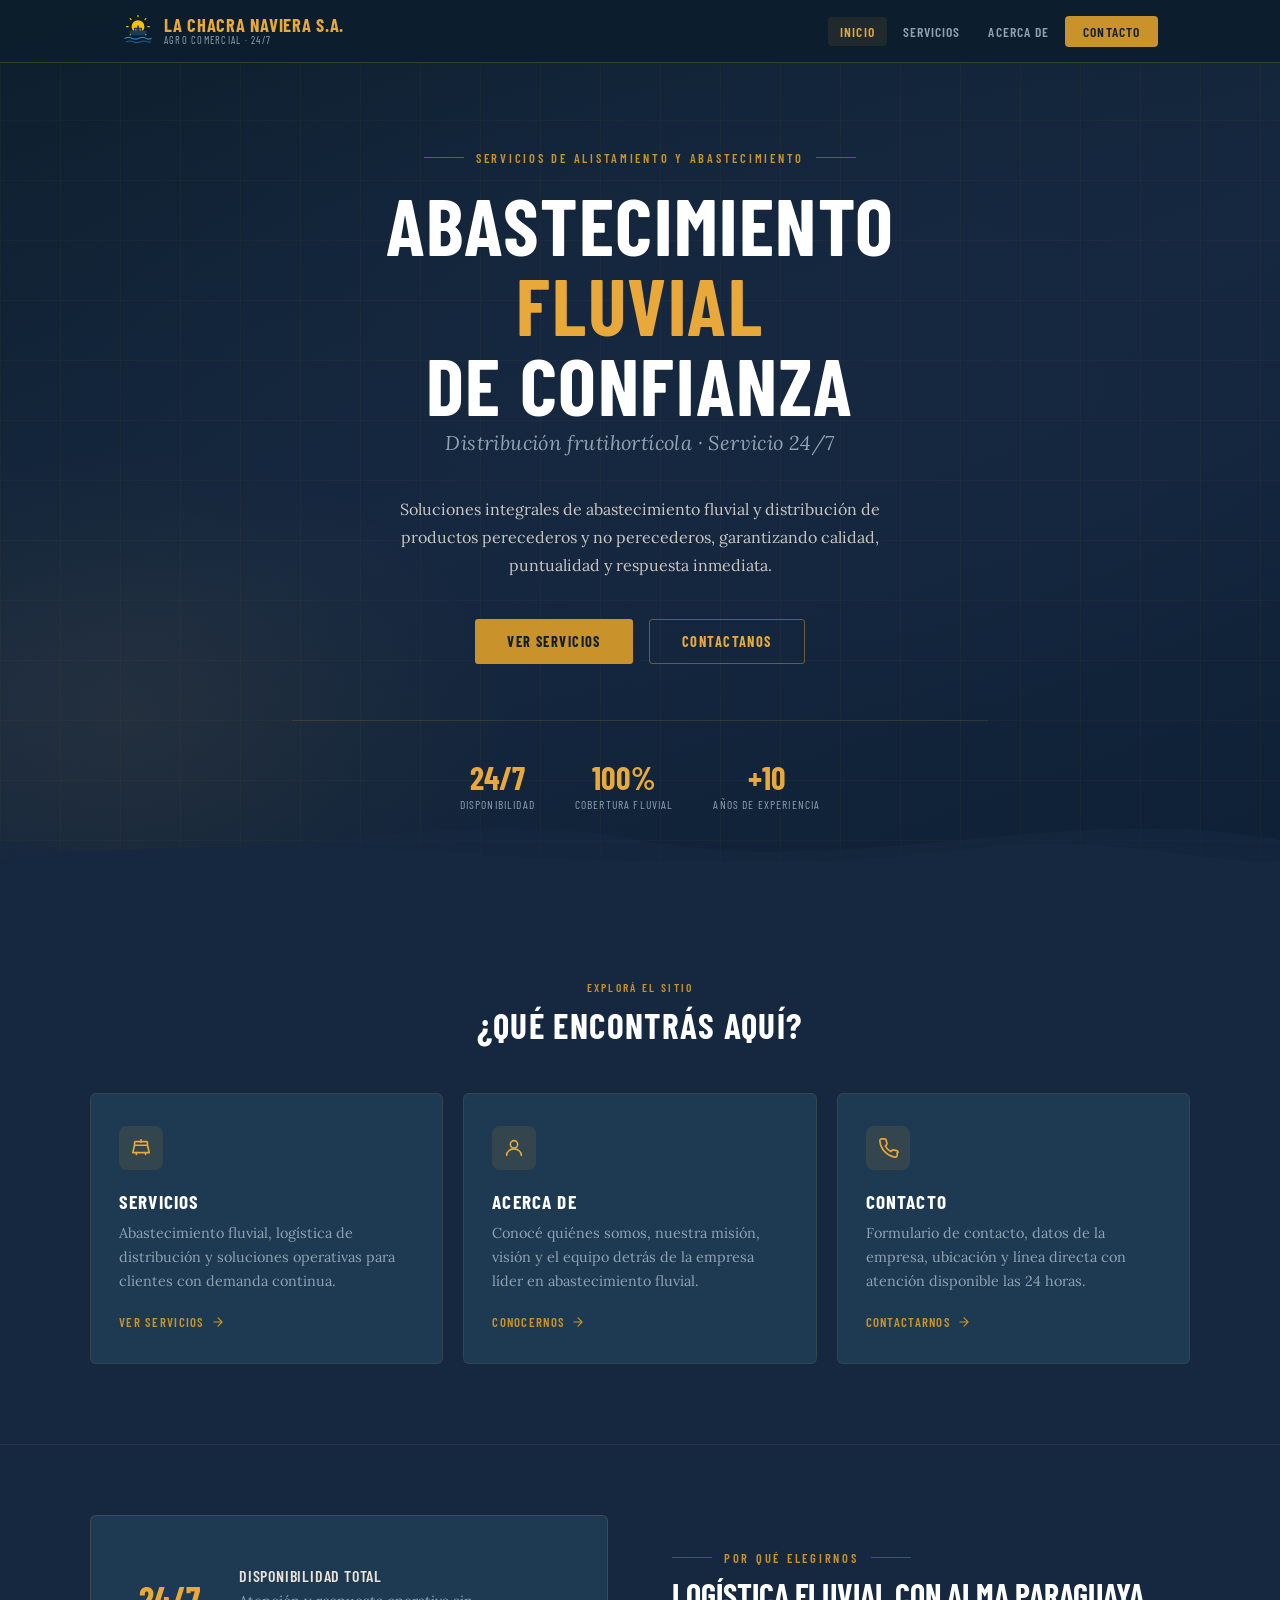
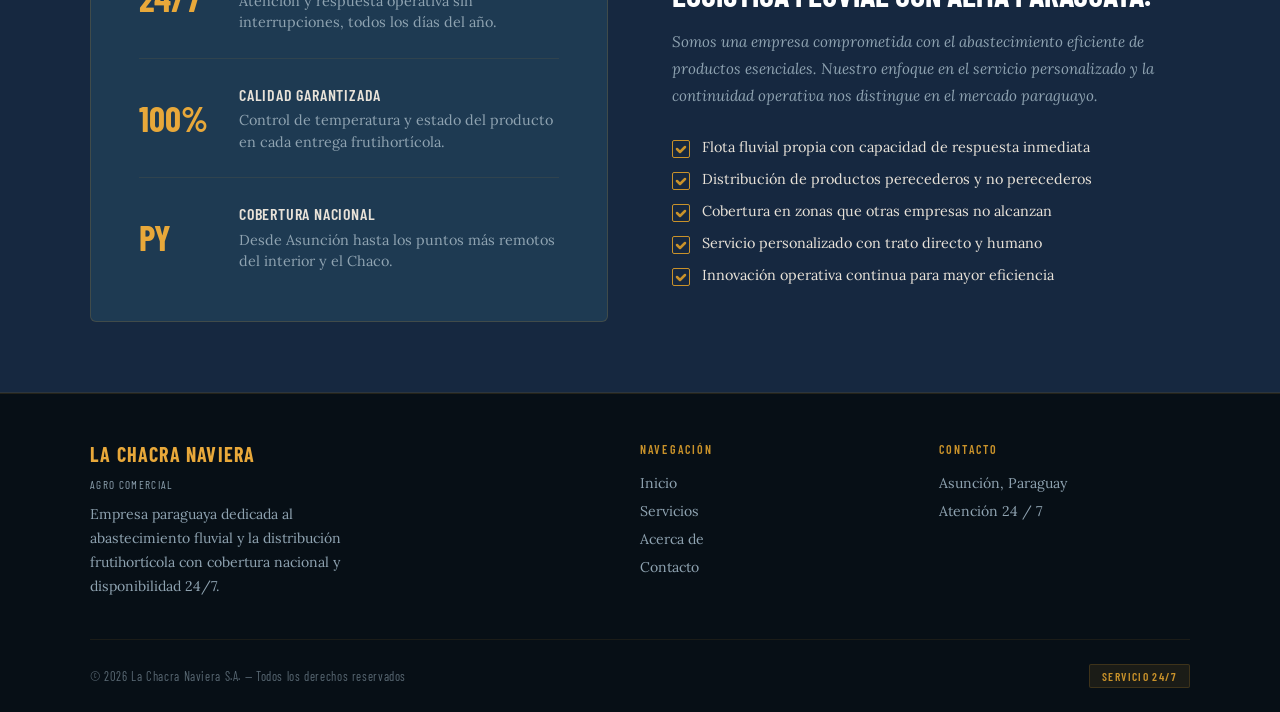
<file: index.html>
<!DOCTYPE html>
<html lang="es">
<head>
  <meta charset="UTF-8" />
  <meta name="viewport" content="width=device-width, initial-scale=1.0" />
  <title>Logística Fluvial PY</title>
  <link href="https://fonts.googleapis.com/css2?family=Barlow+Condensed:wght@400;600;700&family=Lora:ital,wght@0,400;0,600;1,400&display=swap" rel="stylesheet" />
  <link rel="stylesheet" href="assets/css/style.css" />
</head>
<body class="page-home">

<!-- ══════════ NAV ══════════ -->
<nav>
  <div class="nav-inner">
    <a href="index.html" class="nav-logo">
      <!-- Logo La Chacra S.A. recreado en SVG -->
      <svg class="nav-logo-icon" viewBox="0 0 100 110" fill="none" xmlns="http://www.w3.org/2000/svg">
        <!-- Sol -->
        <circle cx="50" cy="40" r="22" fill="#f5c200"/>
        <!-- Rayos -->
        <line x1="50" y1="6" x2="50" y2="1" stroke="#f5c200" stroke-width="4" stroke-linecap="round"/>
        <line x1="74" y1="16" x2="77" y2="12" stroke="#f5c200" stroke-width="4" stroke-linecap="round"/>
        <line x1="84" y1="40" x2="89" y2="40" stroke="#f5c200" stroke-width="4" stroke-linecap="round"/>
        <line x1="74" y1="64" x2="77" y2="68" stroke="#f5c200" stroke-width="4" stroke-linecap="round"/>
        <line x1="26" y1="16" x2="23" y2="12" stroke="#f5c200" stroke-width="4" stroke-linecap="round"/>
        <line x1="16" y1="40" x2="11" y2="40" stroke="#f5c200" stroke-width="4" stroke-linecap="round"/>
        <line x1="26" y1="64" x2="23" y2="68" stroke="#f5c200" stroke-width="4" stroke-linecap="round"/>
        <!-- Barco casco -->
        <path d="M18 55 Q50 50 82 55 L74 70 H26 Z" fill="#1a3a5c"/>
        <!-- Cabina barco -->
        <rect x="36" y="44" width="28" height="13" rx="2" fill="#1a3a5c"/>
        <!-- Ventanas -->
        <rect x="40" y="47" width="5" height="7" rx="1" fill="#f5c200" opacity="0.5"/>
        <rect x="55" y="47" width="5" height="7" rx="1" fill="#f5c200" opacity="0.5"/>
        <!-- Chimenea -->
        <rect x="47" y="36" width="6" height="10" rx="1" fill="#1a3a5c"/>
        <!-- Olas -->
        <path d="M5 80 Q17 74 29 80 Q41 86 53 80 Q65 74 77 80 Q89 86 95 80" stroke="#2e7ab5" stroke-width="4.5" stroke-linecap="round" fill="none"/>
        <path d="M10 92 Q22 86 34 92 Q46 98 58 92 Q70 86 82 92 Q88 95 93 92" stroke="#2e7ab5" stroke-width="3.5" stroke-linecap="round" fill="none" opacity="0.65"/>
      </svg>
      <div class="nav-logo-text">
        La Chacra Naviera S.A.
        <span>Agro Comercial · 24/7</span>
      </div>
    </a>

    <ul class="nav-links">
      <li><a href="index.html" class="active">Inicio</a></li>
      <li><a href="servicios.html">Servicios</a></li>
      <li><a href="acercade.html">Acerca de</a></li>
      <li><a href="contacto.html" class="nav-contact-btn">Contacto</a></li>
    </ul>
  </div>
</nav>

<!-- ══════════ HERO ══════════ -->
<section class="hero">
  <div class="hero-bg"></div>
  <div class="hero-grid-lines"></div>

  <div class="hero-content">
    <div class="hero-eyebrow">SERVICIOS DE ALISTAMIENTO Y ABASTECIMIENTO</div>
    <h1 class="hero-title">
      ABASTECIMIENTO <span class="accent">Fluvial</span><br>de Confianza
    </h1>
    <p class="hero-subtitle">Distribución frutihortícola · Servicio 24/7</p>
    <p class="hero-desc">
      Soluciones integrales de abastecimiento fluvial y distribución de productos
      perecederos y no perecederos, garantizando calidad, puntualidad y respuesta inmediata.
    </p>
    <div class="hero-btns">
      <a href="servicios.html" class="btn-primary">Ver Servicios</a>
      <a href="contacto.html" class="btn-outline">Contactanos</a>
    </div>

    <div class="hero-stats">
      <div class="stat-item">
        <div class="stat-num">24/7</div>
        <div class="stat-label">Disponibilidad</div>
      </div>
      <div class="stat-item">
        <div class="stat-num">100%</div>
        <div class="stat-label">Cobertura Fluvial</div>
      </div>
      <div class="stat-item">
        <div class="stat-num">+10</div>
        <div class="stat-label">Años de experiencia</div>
      </div>
    </div>
  </div>

  <div class="hero-waves">
    <svg viewBox="0 0 1200 120" preserveAspectRatio="none">
      <path d="M0,60 C200,100 400,20 600,60 C800,100 1000,20 1200,60 L1200,120 L0,120 Z"
            fill="rgba(22,40,64,0.6)"/>
      <path d="M0,80 C300,40 600,110 900,70 C1050,50 1150,90 1200,80 L1200,120 L0,120 Z"
            fill="#162840"/>
    </svg>
  </div>
</section>

<!-- ══════════ VISTA PREVIA DE SECCIONES ══════════ -->
<section class="sections-preview">
  <div class="section-header">
    <p class="section-tag">Explorá el sitio</p>
    <h2 class="section-title">¿Qué encontrás aquí?</h2>
  </div>

  <div class="cards-grid">

    <!-- Servicios -->
    <a href="servicios.html" class="card">
      <div class="card-icon">
        <svg viewBox="0 0 24 24" stroke-linecap="round" stroke-linejoin="round">
          <path d="M3 17l2-8h14l2 8H3z"/>
          <path d="M7 17v2M17 17v2"/>
          <path d="M5 9V6a1 1 0 0 1 1-1h12a1 1 0 0 1 1 1v3"/>
          <path d="M12 3v3"/>
        </svg>
      </div>
      <div class="card-title">Servicios</div>
      <p class="card-desc">Abastecimiento fluvial, logística de distribución y soluciones operativas para clientes con demanda continua.</p>
      <div class="card-link">
        Ver servicios
        <svg viewBox="0 0 24 24" stroke-linecap="round" stroke-linejoin="round"><path d="M5 12h14M12 5l7 7-7 7"/></svg>
      </div>
    </a>

    <!-- Acerca de -->
    <a href="acercade.html" class="card">
      <div class="card-icon">
        <svg viewBox="0 0 24 24" stroke-linecap="round" stroke-linejoin="round">
          <circle cx="12" cy="8" r="4"/>
          <path d="M4 20c0-4 3.6-7 8-7s8 3 8 7"/>
        </svg>
      </div>
      <div class="card-title">Acerca de</div>
      <p class="card-desc">Conocé quiénes somos, nuestra misión, visión y el equipo detrás de la empresa líder en abastecimiento fluvial.</p>
      <div class="card-link">
        Conocernos
        <svg viewBox="0 0 24 24" stroke-linecap="round" stroke-linejoin="round"><path d="M5 12h14M12 5l7 7-7 7"/></svg>
      </div>
    </a>

    <!-- Contacto -->
    <a href="contacto.html" class="card">
      <div class="card-icon">
        <svg viewBox="0 0 24 24" stroke-linecap="round" stroke-linejoin="round">
          <path d="M22 16.9v3a2 2 0 0 1-2.2 2A19.8 19.8 0 0 1 3.1 4.2 2 2 0 0 1 5.1 2h3a2 2 0 0 1 2 1.7 12.8 12.8 0 0 0 .7 2.8 2 2 0 0 1-.45 2.1L9.1 9.9a16 16 0 0 0 6 6l1.3-1.3a2 2 0 0 1 2.1-.45 12.8 12.8 0 0 0 2.8.7A2 2 0 0 1 23 16.9z"/>
        </svg>
      </div>
      <div class="card-title">Contacto</div>
      <p class="card-desc">Formulario de contacto, datos de la empresa, ubicación y línea directa con atención disponible las 24 horas.</p>
      <div class="card-link">
        Contactarnos
        <svg viewBox="0 0 24 24" stroke-linecap="round" stroke-linejoin="round"><path d="M5 12h14M12 5l7 7-7 7"/></svg>
      </div>
    </a>

  </div>
</section>

<!-- DESTACADO -->
 
<section class="page-servicios">
  <div class="highlight-section">
    <div class="highlight-inner">

      <div class="highlight-visual">
        <div class="highlight-stat">
          <div class="stat-num">24/7</div>
          <div class="stat-desc">
            <strong>Disponibilidad total</strong>
            Atención y respuesta operativa sin interrupciones, todos los días del año.
          </div>
        </div>
        <div class="highlight-stat">
          <div class="stat-num">100%</div>
          <div class="stat-desc">
            <strong>Calidad garantizada</strong>
            Control de temperatura y estado del producto en cada entrega frutihortícola.
          </div>
        </div>
        <div class="highlight-stat">
          <div class="stat-num">PY</div>
          <div class="stat-desc">
            <strong>Cobertura nacional</strong>
            Desde Asunción hasta los puntos más remotos del interior y el Chaco.
          </div>
        </div>
      </div>

      <div class="highlight-content">
        <div class="section-eyebrow" style="justify-content:flex-start"><span>Por qué elegirnos</span></div>
        <h3 class="highlight-title">Logística fluvial con alma paraguaya.</h3>
        <p class="highlight-body">Somos una empresa comprometida con el abastecimiento eficiente de productos esenciales. Nuestro enfoque en el servicio personalizado y la continuidad operativa nos distingue en el mercado paraguayo.</p>
        <ul class="checklist">
          <li><div class="check-icon"><svg viewBox="0 0 12 12"><path d="M2 6l3 3 5-5"/></svg></div>Flota fluvial propia con capacidad de respuesta inmediata</li>
          <li><div class="check-icon"><svg viewBox="0 0 12 12"><path d="M2 6l3 3 5-5"/></svg></div>Distribución de productos perecederos y no perecederos</li>
          <li><div class="check-icon"><svg viewBox="0 0 12 12"><path d="M2 6l3 3 5-5"/></svg></div>Cobertura en zonas que otras empresas no alcanzan</li>
          <li><div class="check-icon"><svg viewBox="0 0 12 12"><path d="M2 6l3 3 5-5"/></svg></div>Servicio personalizado con trato directo y humano</li>
          <li><div class="check-icon"><svg viewBox="0 0 12 12"><path d="M2 6l3 3 5-5"/></svg></div>Innovación operativa continua para mayor eficiencia</li>
        </ul>
      </div>

    </div>
  </div>
</section>

<!-- ══════════ FOOTER ══════════ -->
<footer>
  <div class="footer-inner">
    <div class="footer-top">
      <div>
        <div class="footer-brand-name">La Chacra Naviera</div>
        <div class="footer-brand-sub">Agro Comercial</div>
        <p class="footer-brand-desc">Empresa paraguaya dedicada al abastecimiento fluvial y la distribución frutihortícola con cobertura nacional y disponibilidad 24/7.</p>
      </div>
      <div>
        <p class="footer-col-title">Navegación</p>
        <ul class="footer-links">
          <li><a href="index.html">Inicio</a></li>
          <li><a href="servicios.html">Servicios</a></li>
          <li><a href="acercade.html">Acerca de</a></li>
          <li><a href="contacto.html">Contacto</a></li>
        </ul>
      </div>
      <div>
        <p class="footer-col-title">Contacto</p>
        <ul class="footer-links">
          <li><a href="#">Asunción, Paraguay</a></li>
          <li><a href="https://wa.me/595982497413?text=Hola%21%20Quisiera%20m%C3%A1s%20info%21">Atención 24 / 7</a></li>
        </ul>
      </div>
    </div>
    <div class="footer-divider"></div>
    <div class="footer-bottom">
      <span class="footer-copy">© 2026 La Chacra Naviera S.A. — Todos los derechos reservados</span>
      <span class="footer-badge">Servicio 24/7</span>
    </div>
  </div>
</footer>

</body>
</html>
</file>
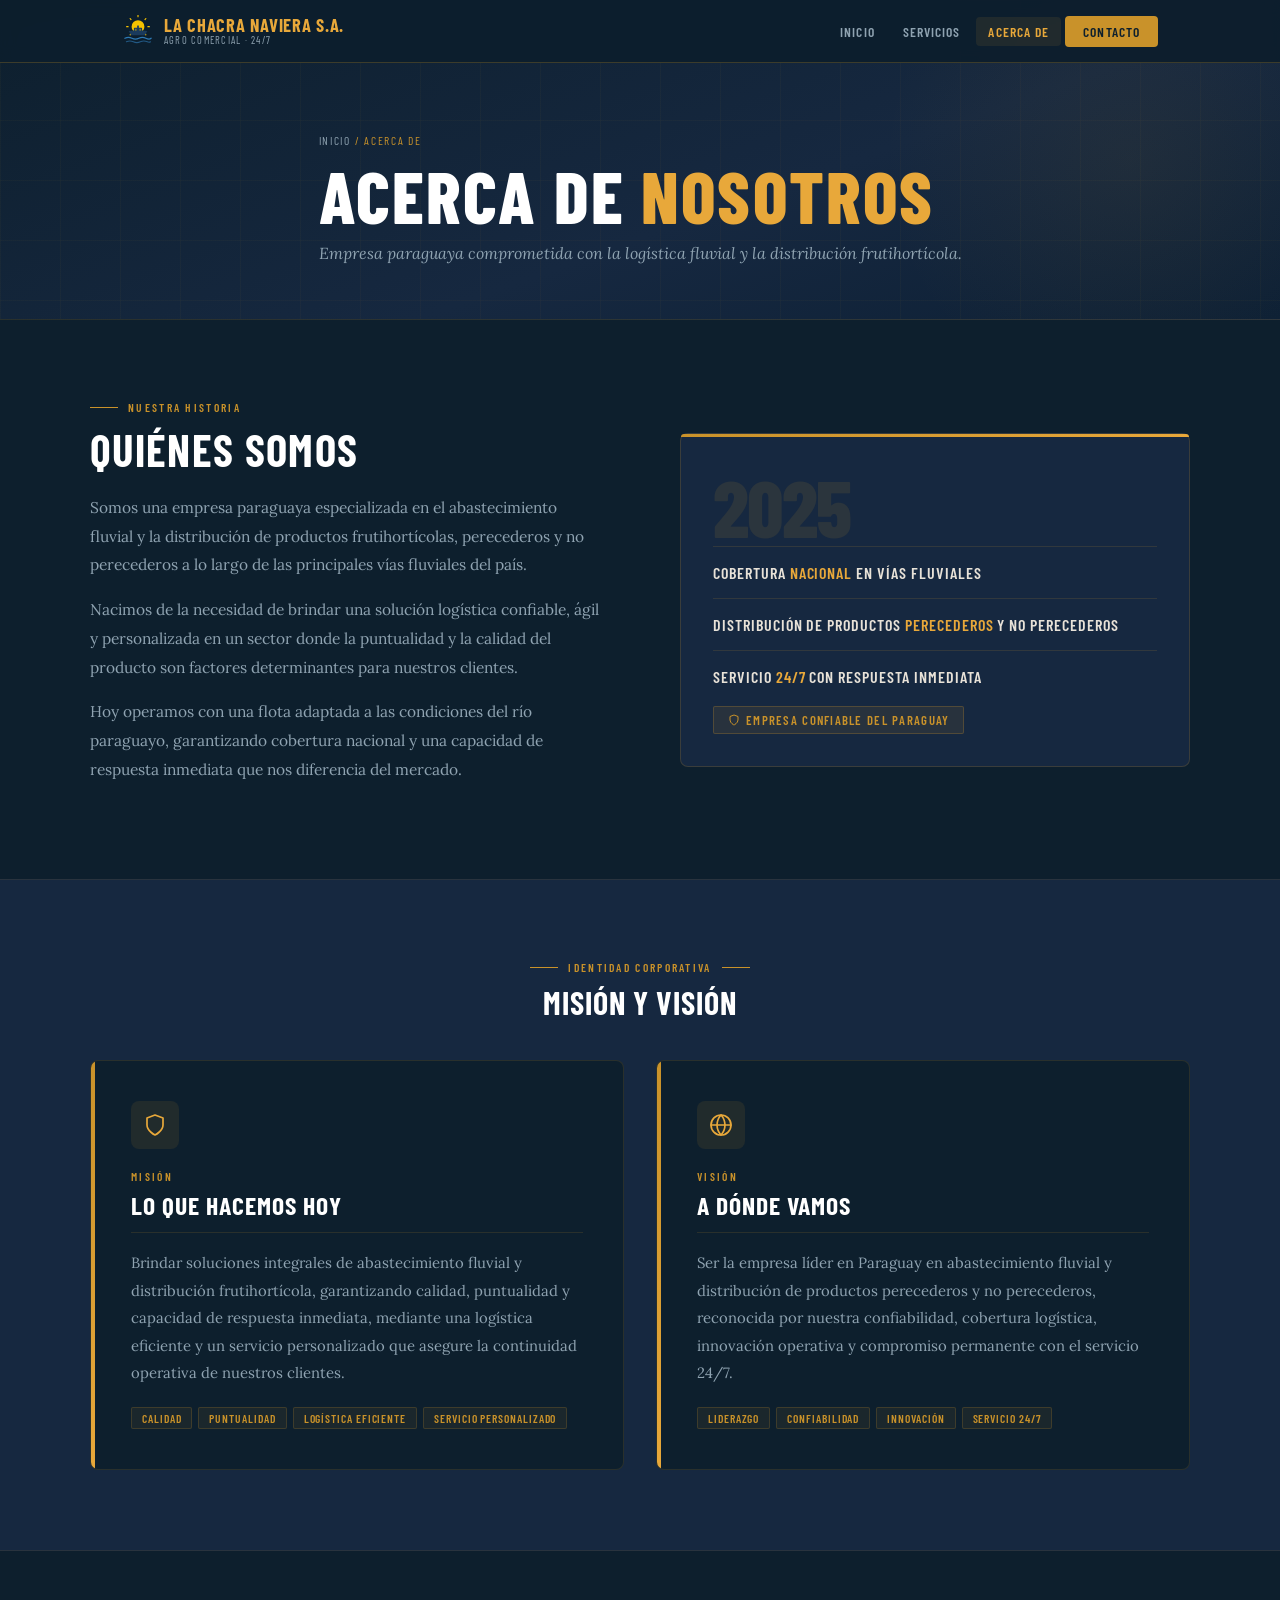
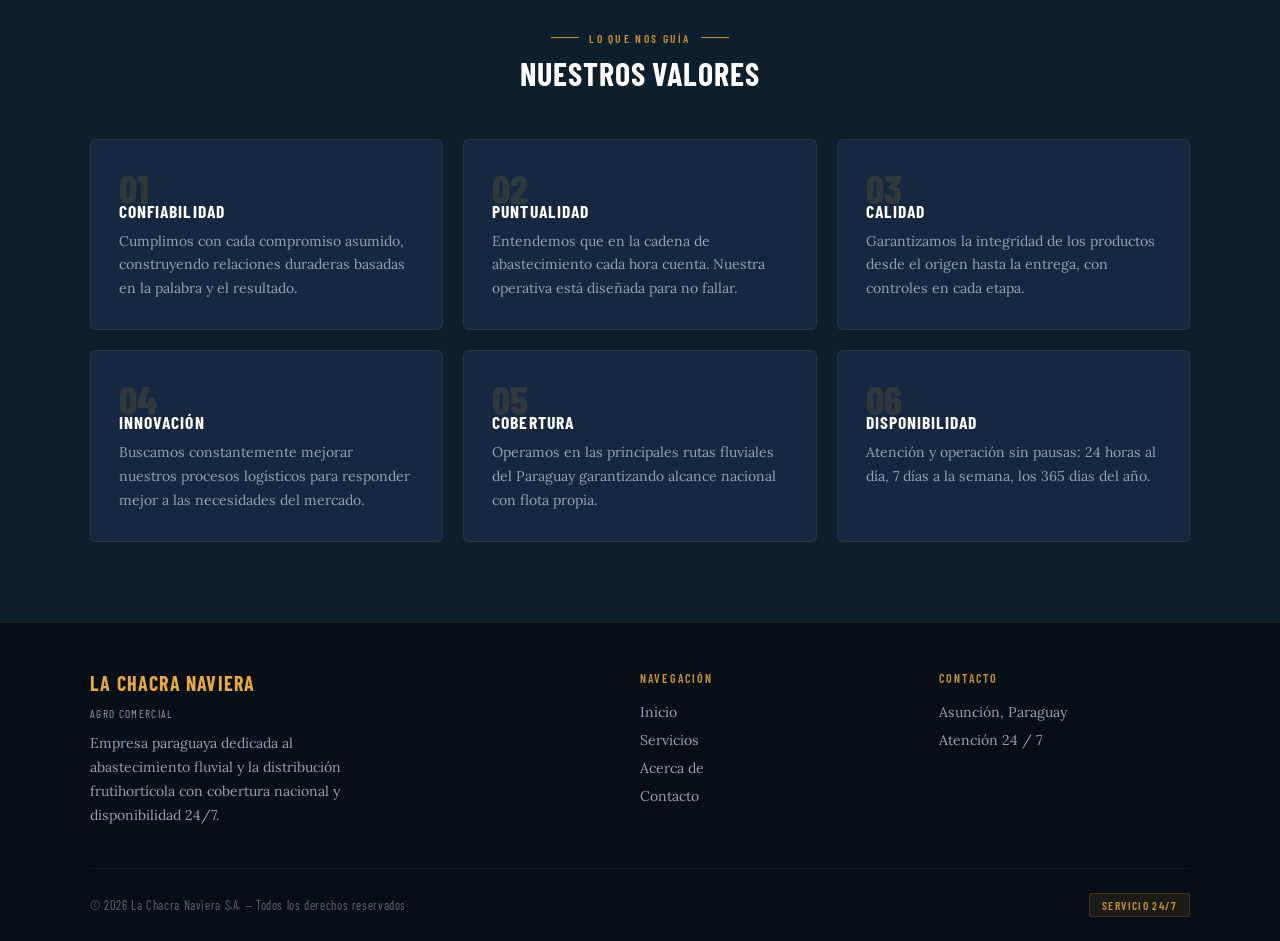
<file: acercade.html>
<!DOCTYPE html>
<html lang="es">
<head>
  <meta charset="UTF-8" />
  <meta name="viewport" content="width=device-width, initial-scale=1.0" />
  <title>Acerca de — Logística Fluvial PY</title>
  <link href="https://fonts.googleapis.com/css2?family=Barlow+Condensed:wght@400;600;700;800&family=Lora:ital,wght@0,400;0,600;1,400&display=swap" rel="stylesheet" />
  <link rel="stylesheet" href="assets/css/style.css" />
</head>
<body class="page-acercade">

<!-- NAV -->
<nav>
  <div class="nav-inner">
    <a href="index.html" class="nav-logo">
      <!-- Logo La Chacra S.A. recreado en SVG -->
      <svg class="nav-logo-icon" viewBox="0 0 100 110" fill="none" xmlns="http://www.w3.org/2000/svg">
        <!-- Sol -->
        <circle cx="50" cy="40" r="22" fill="#f5c200"/>
        <!-- Rayos -->
        <line x1="50" y1="6" x2="50" y2="1" stroke="#f5c200" stroke-width="4" stroke-linecap="round"/>
        <line x1="74" y1="16" x2="77" y2="12" stroke="#f5c200" stroke-width="4" stroke-linecap="round"/>
        <line x1="84" y1="40" x2="89" y2="40" stroke="#f5c200" stroke-width="4" stroke-linecap="round"/>
        <line x1="74" y1="64" x2="77" y2="68" stroke="#f5c200" stroke-width="4" stroke-linecap="round"/>
        <line x1="26" y1="16" x2="23" y2="12" stroke="#f5c200" stroke-width="4" stroke-linecap="round"/>
        <line x1="16" y1="40" x2="11" y2="40" stroke="#f5c200" stroke-width="4" stroke-linecap="round"/>
        <line x1="26" y1="64" x2="23" y2="68" stroke="#f5c200" stroke-width="4" stroke-linecap="round"/>
        <!-- Barco casco -->
        <path d="M18 55 Q50 50 82 55 L74 70 H26 Z" fill="#1a3a5c"/>
        <!-- Cabina barco -->
        <rect x="36" y="44" width="28" height="13" rx="2" fill="#1a3a5c"/>
        <!-- Ventanas -->
        <rect x="40" y="47" width="5" height="7" rx="1" fill="#f5c200" opacity="0.5"/>
        <rect x="55" y="47" width="5" height="7" rx="1" fill="#f5c200" opacity="0.5"/>
        <!-- Chimenea -->
        <rect x="47" y="36" width="6" height="10" rx="1" fill="#1a3a5c"/>
        <!-- Olas -->
        <path d="M5 80 Q17 74 29 80 Q41 86 53 80 Q65 74 77 80 Q89 86 95 80" stroke="#2e7ab5" stroke-width="4.5" stroke-linecap="round" fill="none"/>
        <path d="M10 92 Q22 86 34 92 Q46 98 58 92 Q70 86 82 92 Q88 95 93 92" stroke="#2e7ab5" stroke-width="3.5" stroke-linecap="round" fill="none" opacity="0.65"/>
      </svg>
      <div class="nav-logo-text">
        La Chacra Naviera S.A.
        <span>Agro Comercial · 24/7</span>
      </div>
    </a>

    <ul class="nav-links">
      <li><a href="index.html">Inicio</a></li>
      <li><a href="servicios.html">Servicios</a></li>
      <li><a href="acercade.html"  class="active">Acerca de</a></li>
      <li><a href="contacto.html" class="nav-contact-btn">Contacto</a></li>
    </ul>
  </div>
</nav>

<!-- HERO -->
<section class="page-hero">
  <div class="hero-grid"></div>
  <div class="hero-glow"></div>
  <div class="page-hero-inner">
    <p class="breadcrumb"><a href="index.html">Inicio</a> / Acerca de</p>
    <h1 class="page-title">Acerca de <span class="accent">Nosotros</span></h1>
    <p class="page-subtitle">Empresa paraguaya comprometida con la logística fluvial y la distribución frutihortícola.</p>
  </div>
</section>

<!-- HISTORIA -->
<section class="section-historia">
  <div class="historia-grid">
    <div>
      <p class="section-tag">Nuestra historia</p>
      <h2 class="section-heading">Quiénes somos</h2>
      <p class="section-body">Somos una empresa paraguaya especializada en el abastecimiento fluvial y la distribución de productos frutihortícolas, perecederos y no perecederos a lo largo de las principales vías fluviales del país.</p>
      <p class="section-body">Nacimos de la necesidad de brindar una solución logística confiable, ágil y personalizada en un sector donde la puntualidad y la calidad del producto son factores determinantes para nuestros clientes.</p>
      <p class="section-body">Hoy operamos con una flota adaptada a las condiciones del río paraguayo, garantizando cobertura nacional y una capacidad de respuesta inmediata que nos diferencia del mercado.</p>
    </div>
    <div>
      <div class="historia-card">
        <div class="historia-year">2025</div>
        <div class="historia-fact">Cobertura <span>nacional</span> en vías fluviales</div>
        <div class="historia-fact">Distribución de productos <span>perecederos</span> y no perecederos</div>
        <div class="historia-fact">Servicio <span>24/7</span> con respuesta inmediata</div>
        <div class="historia-badge">
          <svg width="12" height="12" viewBox="0 0 24 24" fill="none" stroke="currentColor" stroke-width="2"><path d="M12 22s8-4 8-10V5l-8-3-8 3v7c0 6 8 10 8 10z"/></svg>
          Empresa confiable del Paraguay
        </div>
      </div>
    </div>
  </div>
</section>

<!-- MISIÓN & VISIÓN -->
<section class="section-mv">
  <div class="mv-header">
    <p class="section-tag section-tag-center">Identidad corporativa</p>
    <h2 class="section-heading" style="font-size:2rem;text-align:center;">Misión y Visión</h2>
  </div>
  <div class="mv-grid">
    <div class="mv-card">
      <div class="mv-card-stripe"></div>
      <div class="mv-icon">
        <svg viewBox="0 0 24 24" stroke-linecap="round" stroke-linejoin="round"><path d="M12 22s8-4 8-10V5l-8-3-8 3v7c0 6 8 10 8 10z"/></svg>
      </div>
      <p class="mv-label">Misión</p>
      <h3 class="mv-title">Lo que hacemos hoy</h3>
      <p class="mv-text">Brindar soluciones integrales de abastecimiento fluvial y distribución frutihortícola, garantizando calidad, puntualidad y capacidad de respuesta inmediata, mediante una logística eficiente y un servicio personalizado que asegure la continuidad operativa de nuestros clientes.</p>
      <div class="mv-pills">
        <span class="mv-pill">Calidad</span>
        <span class="mv-pill">Puntualidad</span>
        <span class="mv-pill">Logística eficiente</span>
        <span class="mv-pill">Servicio personalizado</span>
      </div>
    </div>
    <div class="mv-card">
      <div class="mv-card-stripe"></div>
      <div class="mv-icon">
        <svg viewBox="0 0 24 24" stroke-linecap="round" stroke-linejoin="round">
          <circle cx="12" cy="12" r="10"/><line x1="2" y1="12" x2="22" y2="12"/>
          <path d="M12 2a15.3 15.3 0 0 1 4 10 15.3 15.3 0 0 1-4 10 15.3 15.3 0 0 1-4-10 15.3 15.3 0 0 1 4-10z"/>
        </svg>
      </div>
      <p class="mv-label">Visión</p>
      <h3 class="mv-title">A dónde vamos</h3>
      <p class="mv-text">Ser la empresa líder en Paraguay en abastecimiento fluvial y distribución de productos perecederos y no perecederos, reconocida por nuestra confiabilidad, cobertura logística, innovación operativa y compromiso permanente con el servicio 24/7.</p>
      <div class="mv-pills">
        <span class="mv-pill">Liderazgo</span>
        <span class="mv-pill">Confiabilidad</span>
        <span class="mv-pill">Innovación</span>
        <span class="mv-pill">Servicio 24/7</span>
      </div>
    </div>
  </div>
</section>

<!-- VALORES -->
<section class="section-valores">
  <div class="valores-header">
    <p class="section-tag section-tag-center">Lo que nos guía</p>
    <h2 class="section-heading" style="font-size:2rem;text-align:center;">Nuestros valores</h2>
  </div>
  <div class="valores-grid">
    <div class="valor-card">
      <div class="valor-num">01</div>
      <div class="valor-name">Confiabilidad</div>
      <p class="valor-desc">Cumplimos con cada compromiso asumido, construyendo relaciones duraderas basadas en la palabra y el resultado.</p>
    </div>
    <div class="valor-card">
      <div class="valor-num">02</div>
      <div class="valor-name">Puntualidad</div>
      <p class="valor-desc">Entendemos que en la cadena de abastecimiento cada hora cuenta. Nuestra operativa está diseñada para no fallar.</p>
    </div>
    <div class="valor-card">
      <div class="valor-num">03</div>
      <div class="valor-name">Calidad</div>
      <p class="valor-desc">Garantizamos la integridad de los productos desde el origen hasta la entrega, con controles en cada etapa.</p>
    </div>
    <div class="valor-card">
      <div class="valor-num">04</div>
      <div class="valor-name">Innovación</div>
      <p class="valor-desc">Buscamos constantemente mejorar nuestros procesos logísticos para responder mejor a las necesidades del mercado.</p>
    </div>
    <div class="valor-card">
      <div class="valor-num">05</div>
      <div class="valor-name">Cobertura</div>
      <p class="valor-desc">Operamos en las principales rutas fluviales del Paraguay garantizando alcance nacional con flota propia.</p>
    </div>
    <div class="valor-card">
      <div class="valor-num">06</div>
      <div class="valor-name">Disponibilidad</div>
      <p class="valor-desc">Atención y operación sin pausas: 24 horas al día, 7 días a la semana, los 365 días del año.</p>
    </div>
  </div>
</section>


<!-- FOOTER -->
<footer>
  <div class="footer-inner">
    <div class="footer-top">
      <div>
        <div class="footer-brand-name">La Chacra Naviera</div>
        <div class="footer-brand-sub">Agro Comercial</div>
        <p class="footer-brand-desc">Empresa paraguaya dedicada al abastecimiento fluvial y la distribución frutihortícola con cobertura nacional y disponibilidad 24/7.</p>
      </div>
      <div>
        <p class="footer-col-title">Navegación</p>
        <ul class="footer-links">
          <li><a href="index.html">Inicio</a></li>
          <li><a href="servicios.html">Servicios</a></li>
          <li><a href="acercade.html">Acerca de</a></li>
          <li><a href="contacto.html">Contacto</a></li>
        </ul>
      </div>
      <div>
        <p class="footer-col-title">Contacto</p>
        <ul class="footer-links">
          <li><a href="#">Asunción, Paraguay</a></li>
          <li><a href="https://wa.me/595982497413?text=Hola%21%20Quisiera%20m%C3%A1s%20info%21">Atención 24 / 7</a></li>
        </ul>
      </div>
    </div>
    <div class="footer-divider"></div>
    <div class="footer-bottom">
      <span class="footer-copy">© 2026 La Chacra Naviera S.A. — Todos los derechos reservados</span>
      <span class="footer-badge">Servicio 24/7</span>
    </div>
  </div>
</footer>

</body>
</html>
</file>
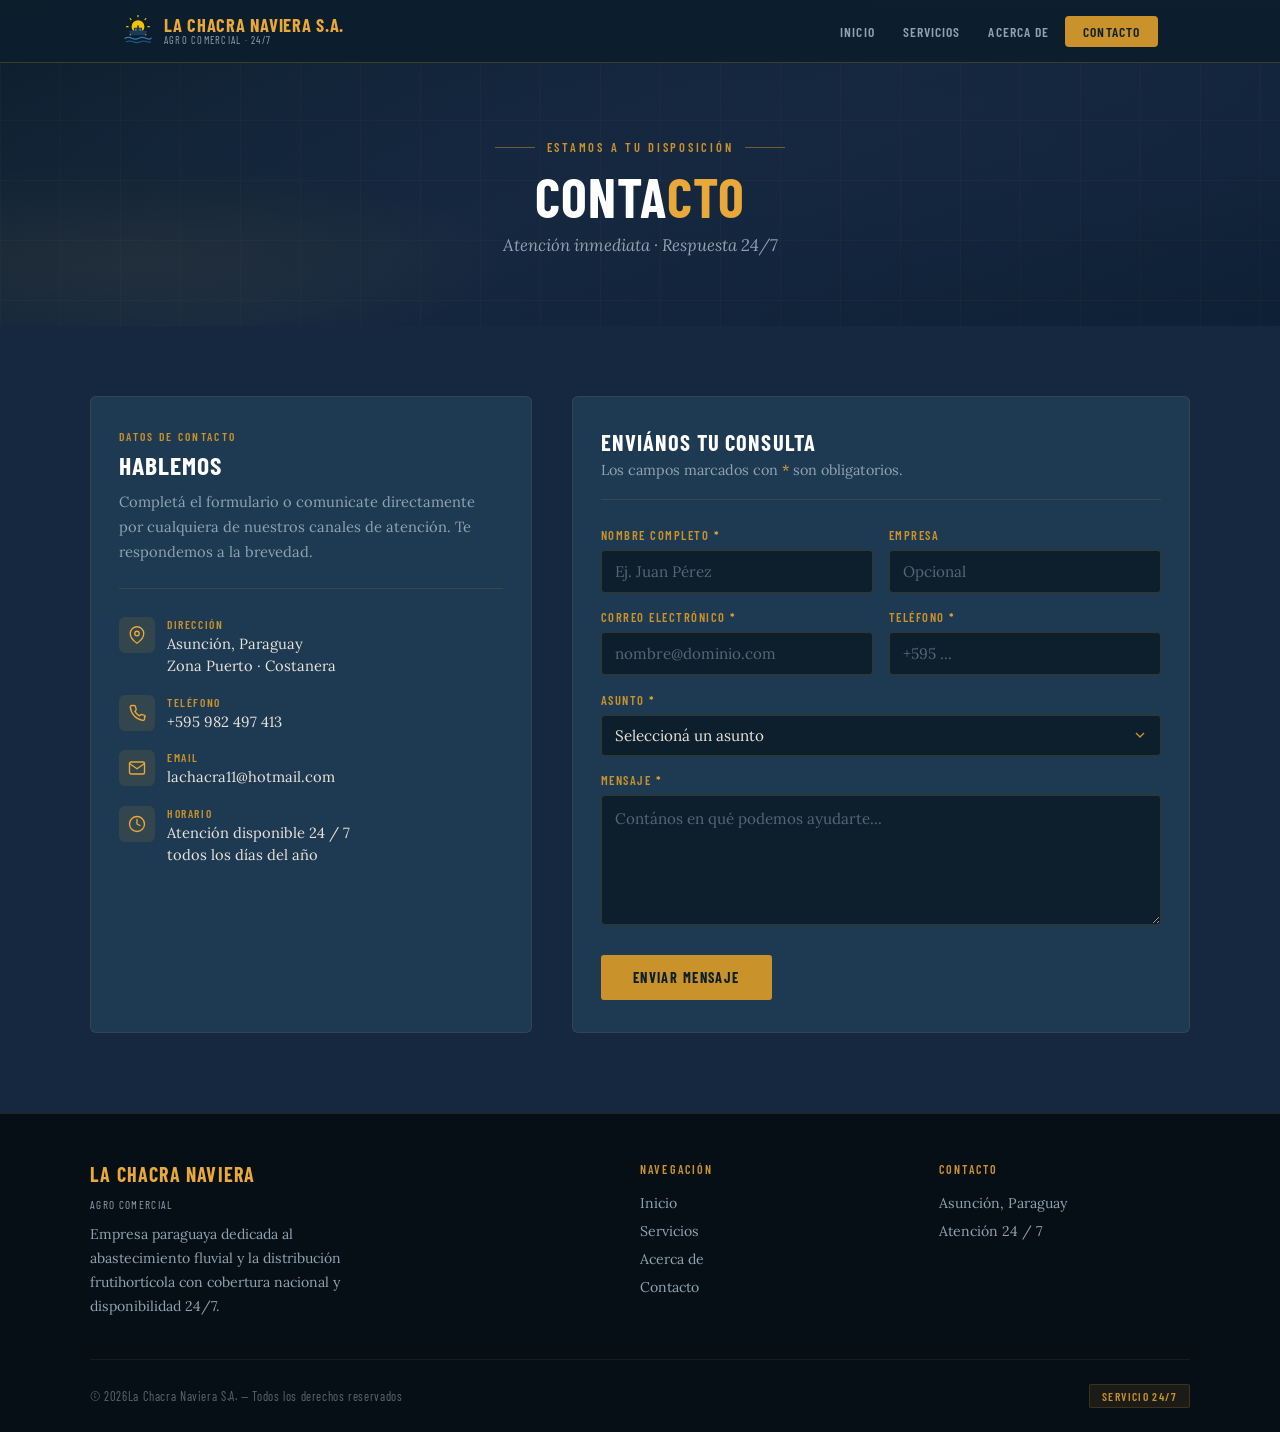
<file: contacto.html>
<!DOCTYPE html>
<html lang="es">
<head>
  <meta charset="UTF-8" />
  <meta name="viewport" content="width=device-width, initial-scale=1.0" />
  <title>Contacto · Logística Fluvial PY</title>
  <link href="https://fonts.googleapis.com/css2?family=Barlow+Condensed:wght@400;600;700&family=Lora:ital,wght@0,400;0,600;1,400&display=swap" rel="stylesheet" />
  <link rel="stylesheet" href="assets/css/style.css" />
</head>
<body class="page-contacto">

<!-- ══════════ NAV ══════════ -->
<nav>
  <div class="nav-inner">
    <a href="index.html" class="nav-logo">
      <!-- Logo La Chacra S.A. recreado en SVG -->
      <svg class="nav-logo-icon" viewBox="0 0 100 110" fill="none" xmlns="http://www.w3.org/2000/svg">
        <!-- Sol -->
        <circle cx="50" cy="40" r="22" fill="#f5c200"/>
        <!-- Rayos -->
        <line x1="50" y1="6" x2="50" y2="1" stroke="#f5c200" stroke-width="4" stroke-linecap="round"/>
        <line x1="74" y1="16" x2="77" y2="12" stroke="#f5c200" stroke-width="4" stroke-linecap="round"/>
        <line x1="84" y1="40" x2="89" y2="40" stroke="#f5c200" stroke-width="4" stroke-linecap="round"/>
        <line x1="74" y1="64" x2="77" y2="68" stroke="#f5c200" stroke-width="4" stroke-linecap="round"/>
        <line x1="26" y1="16" x2="23" y2="12" stroke="#f5c200" stroke-width="4" stroke-linecap="round"/>
        <line x1="16" y1="40" x2="11" y2="40" stroke="#f5c200" stroke-width="4" stroke-linecap="round"/>
        <line x1="26" y1="64" x2="23" y2="68" stroke="#f5c200" stroke-width="4" stroke-linecap="round"/>
        <!-- Barco casco -->
        <path d="M18 55 Q50 50 82 55 L74 70 H26 Z" fill="#1a3a5c"/>
        <!-- Cabina barco -->
        <rect x="36" y="44" width="28" height="13" rx="2" fill="#1a3a5c"/>
        <!-- Ventanas -->
        <rect x="40" y="47" width="5" height="7" rx="1" fill="#f5c200" opacity="0.5"/>
        <rect x="55" y="47" width="5" height="7" rx="1" fill="#f5c200" opacity="0.5"/>
        <!-- Chimenea -->
        <rect x="47" y="36" width="6" height="10" rx="1" fill="#1a3a5c"/>
        <!-- Olas -->
        <path d="M5 80 Q17 74 29 80 Q41 86 53 80 Q65 74 77 80 Q89 86 95 80" stroke="#2e7ab5" stroke-width="4.5" stroke-linecap="round" fill="none"/>
        <path d="M10 92 Q22 86 34 92 Q46 98 58 92 Q70 86 82 92 Q88 95 93 92" stroke="#2e7ab5" stroke-width="3.5" stroke-linecap="round" fill="none" opacity="0.65"/>
      </svg>
      <div class="nav-logo-text">
        La Chacra Naviera S.A.
        <span>Agro Comercial · 24/7</span>
      </div>
    </a>

    <ul class="nav-links">
      <li><a href="index.html">Inicio</a></li>
      <li><a href="servicios.html">Servicios</a></li>
      <li><a href="acercade.html">Acerca de</a></li>
      <li><a href="contacto.html" class="nav-contact-btn">Contacto</a></li>
    </ul>
  </div>
</nav>

<!-- ══════════ PAGE HEADER ══════════ -->
<section class="page-header">
  <div class="page-header-grid"></div>
  <div class="page-header-content">
    <div class="page-eyebrow">Estamos a tu disposición</div>
    <h1 class="page-title">Conta<span class="accent">cto</span></h1>
    <p class="page-subtitle">Atención inmediata · Respuesta 24/7</p>
  </div>
</section>

<!-- ══════════ CONTACTO ══════════ -->
<section class="contact-section">
  <div class="contact-grid">

    <!-- Columna info -->
    <aside class="info-box">
      <p class="info-tag">Datos de contacto</p>
      <h2 class="info-title">Hablemos</h2>
      <p class="info-desc">
        Completá el formulario o comunicate directamente por cualquiera de nuestros
        canales de atención. Te respondemos a la brevedad.
      </p>

      <ul class="info-list">

        <li class="info-item">
          <div class="info-icon">
            <svg viewBox="0 0 24 24" stroke-linecap="round" stroke-linejoin="round">
              <path d="M21 10c0 7-9 13-9 13s-9-6-9-13a9 9 0 0 1 18 0z"/>
              <circle cx="12" cy="10" r="3"/>
            </svg>
          </div>
          <div>
            <div class="info-item-label">Dirección</div>
            <div class="info-item-value">Asunción, Paraguay<br>Zona Puerto · Costanera</div>
          </div>
        </li>

        <li class="info-item">
          <div class="info-icon">
            <svg viewBox="0 0 24 24" stroke-linecap="round" stroke-linejoin="round">
              <path d="M22 16.9v3a2 2 0 0 1-2.2 2A19.8 19.8 0 0 1 3.1 4.2 2 2 0 0 1 5.1 2h3a2 2 0 0 1 2 1.7 12.8 12.8 0 0 0 .7 2.8 2 2 0 0 1-.45 2.1L9.1 9.9a16 16 0 0 0 6 6l1.3-1.3a2 2 0 0 1 2.1-.45 12.8 12.8 0 0 0 2.8.7A2 2 0 0 1 23 16.9z"/>
            </svg>
          </div>
          <div>
            <div class="info-item-label">Teléfono</div>
            <div class="info-item-value">+595 982 497 413</div>
          </div>
        </li>

        <li class="info-item">
          <div class="info-icon">
            <svg viewBox="0 0 24 24" stroke-linecap="round" stroke-linejoin="round">
              <path d="M4 4h16c1.1 0 2 .9 2 2v12c0 1.1-.9 2-2 2H4c-1.1 0-2-.9-2-2V6c0-1.1.9-2 2-2z"/>
              <path d="M22 6l-10 7L2 6"/>
            </svg>
          </div>
          <div>
            <div class="info-item-label">Email</div>
            <div class="info-item-value">lachacra11@hotmail.com</div>
          </div>
        </li>

        <li class="info-item">
          <div class="info-icon">
            <svg viewBox="0 0 24 24" stroke-linecap="round" stroke-linejoin="round">
              <circle cx="12" cy="12" r="10"/>
              <path d="M12 6v6l4 2"/>
            </svg>
          </div>
          <div>
            <div class="info-item-label">Horario</div>
            <div class="info-item-value">Atención disponible 24 / 7<br>todos los días del año</div>
          </div>
        </li>

      </ul>
    </aside>

    <!-- Columna formulario -->
    <div class="form-box">
      <h2 class="form-title">Enviános tu consulta</h2>
      <p class="form-intro">Los campos marcados con <span style="color: var(--gold2);">*</span> son obligatorios.</p>

      <form action="https://api.web3forms.com/submit" method="POST">
        <input type="hidden" name="access_key" value="59676039-33dc-4512-b113-b8a7d13d1779">
        <input type="hidden" name="subject" value="Nueva consulta desde el sitio web - La Chacra Naviera">
        <input type="checkbox" name="botcheck" class="hidden" style="display:none">

        <div class="form-row">
          <div class="form-group">
            <label class="form-label" for="nombre">Nombre completo <span class="req">*</span></label>
            <input class="form-input" type="text" id="nombre" name="nombre" placeholder="Ej. Juan Pérez" required>
          </div>

          <div class="form-group">
            <label class="form-label" for="empresa">Empresa</label>
            <input class="form-input" type="text" id="empresa" name="empresa" placeholder="Opcional">
          </div>
        </div>

        <div class="form-row">
          <div class="form-group">
            <label class="form-label" for="email">Correo electrónico <span class="req">*</span></label>
            <input class="form-input" type="email" id="email" name="email" placeholder="nombre@dominio.com" required>
          </div>

          <div class="form-group">
            <label class="form-label" for="telefono">Teléfono <span class="req">*</span></label>
            <input class="form-input" type="tel" id="telefono" name="telefono" placeholder="+595 ..." required>
          </div>
        </div>

        <div class="form-group">
          <label class="form-label" for="asunto">Asunto <span class="req">*</span></label>
          <select class="form-select" id="asunto" name="asunto" required>
            <option value="">Seleccioná un asunto</option>
            <option value="servicios">Consulta sobre servicios</option>
            <option value="productos">Consulta sobre productos</option>
            <option value="cotizacion">Solicitud de cotización</option>
            <option value="alianza">Propuesta de alianza</option>
            <option value="otro">Otro</option>
          </select>
        </div>

        <div class="form-group">
          <label class="form-label" for="mensaje">Mensaje <span class="req">*</span></label>
          <textarea class="form-textarea" id="mensaje" name="mensaje" placeholder="Contános en qué podemos ayudarte..." required></textarea>
        </div>

        <button class="form-submit" type="submit">Enviar mensaje</button>
      </form>
    </div>

  </div>
</section>

<!-- ══════════ FOOTER ══════════ -->
<footer>
  <div class="footer-inner">
    <div class="footer-top">
      <div>
        <div class="footer-brand-name">La Chacra Naviera</div>
        <div class="footer-brand-sub">Agro Comercial</div>
        <p class="footer-brand-desc">Empresa paraguaya dedicada al abastecimiento fluvial y la distribución frutihortícola con cobertura nacional y disponibilidad 24/7.</p>
      </div>
      <div>
        <p class="footer-col-title">Navegación</p>
        <ul class="footer-links">
          <li><a href="index.html">Inicio</a></li>
          <li><a href="servicios.html">Servicios</a></li>
          <li><a href="acercade.html">Acerca de</a></li>
          <li><a href="contacto.html">Contacto</a></li>
        </ul>
      </div>
      <div>
        <p class="footer-col-title">Contacto</p>
        <ul class="footer-links">
          <li><a href="#">Asunción, Paraguay</a></li>
          <li><a href="https://wa.me/595982497413?text=Hola%21%20Quisiera%20m%C3%A1s%20info%21">Atención 24 / 7</a></li>
        </ul>
      </div>
    </div>
    <div class="footer-divider"></div>
    <div class="footer-bottom">
      <span class="footer-copy">© 2026La Chacra Naviera S.A. — Todos los derechos reservados</span>
      <span class="footer-badge">Servicio 24/7</span>
    </div>
  </div>
</footer>

</body>
</html>
</file>
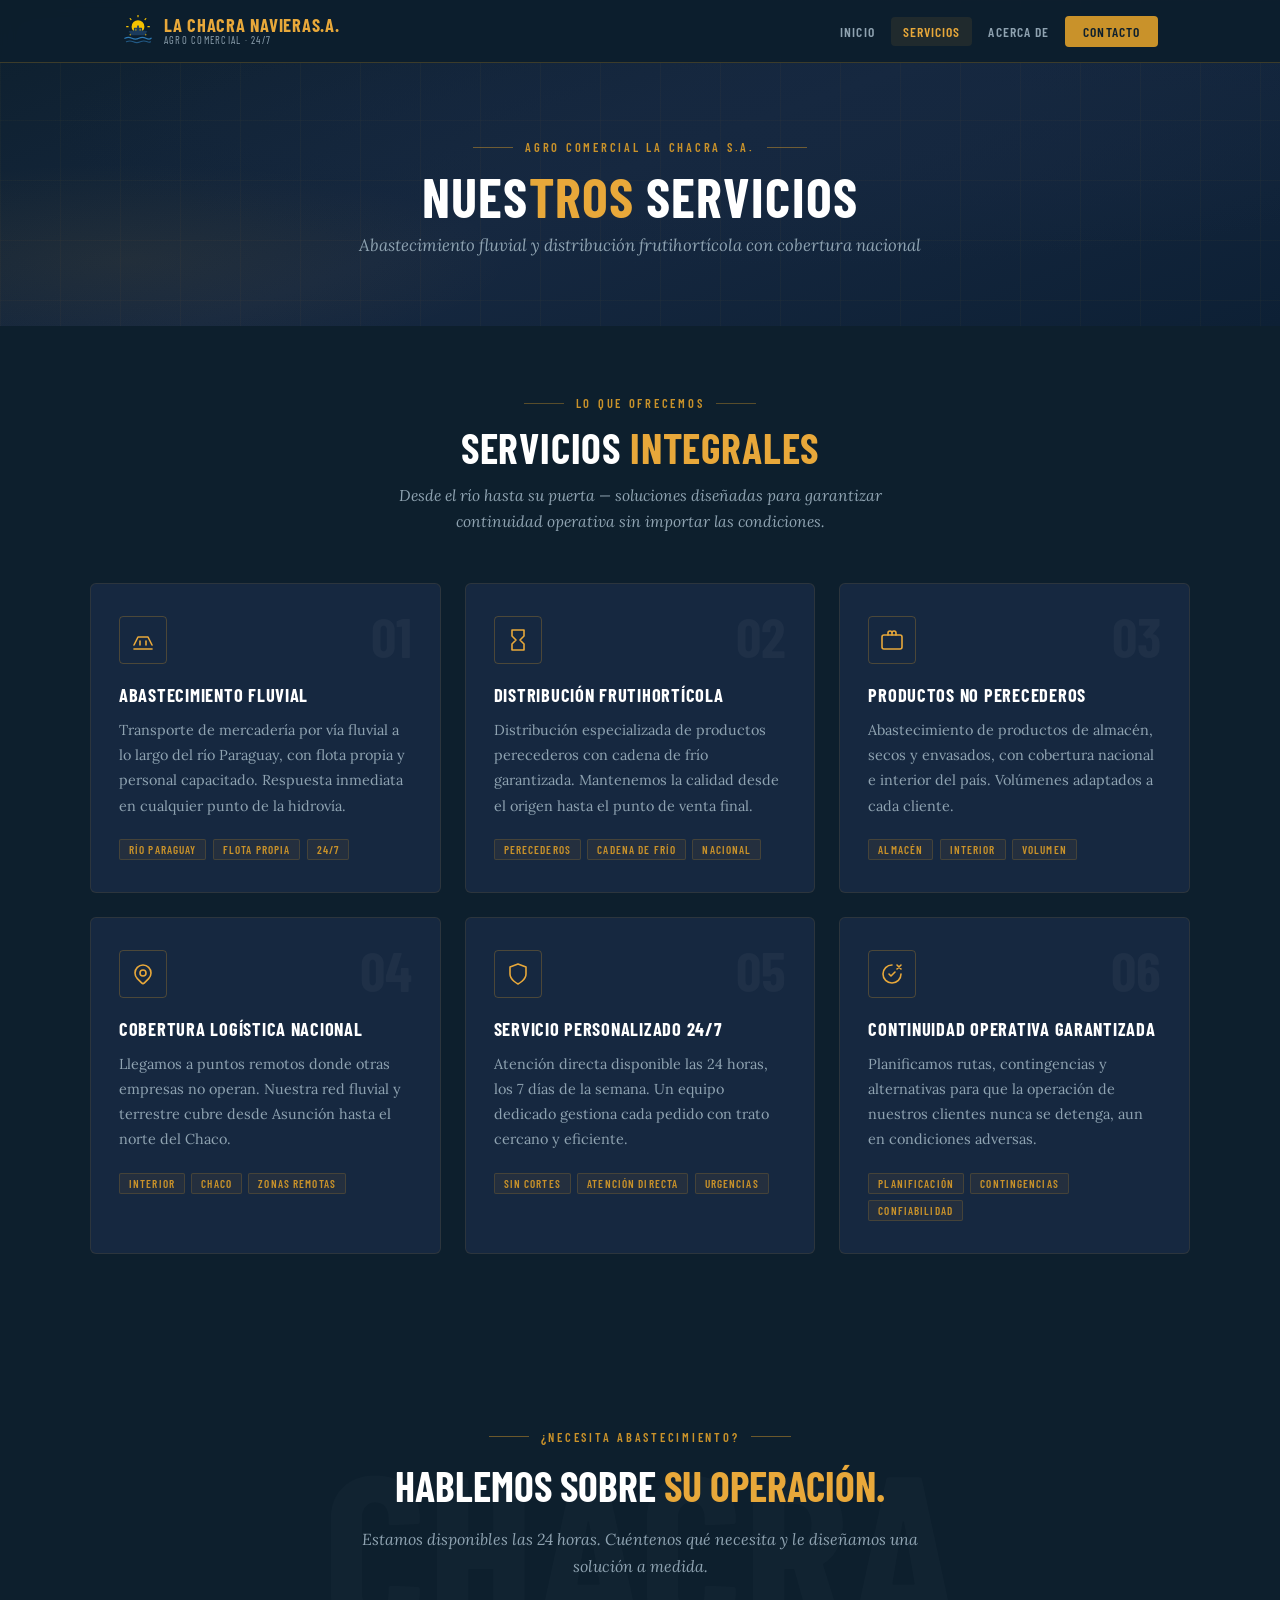
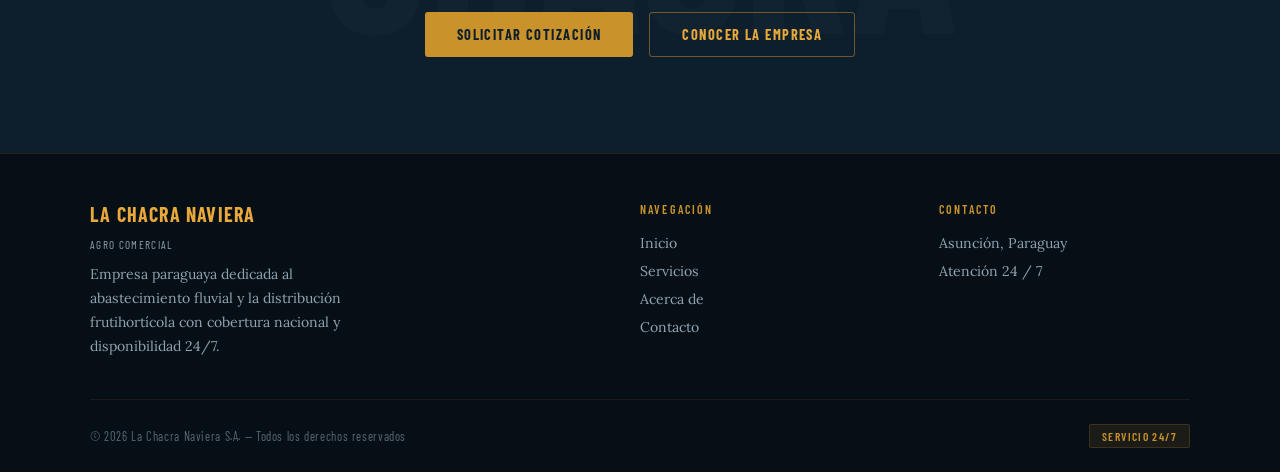
<file: servicios.html>
<!DOCTYPE html>
<html lang="es">
<head>
  <meta charset="UTF-8" />
  <meta name="viewport" content="width=device-width, initial-scale=1.0" />
  <title>Servicios · Agro Comercial La Chacra S.A.</title>
  <link href="https://fonts.googleapis.com/css2?family=Barlow+Condensed:wght@400;600;700&family=Lora:ital,wght@0,400;0,600;1,400&display=swap" rel="stylesheet" />
  <link rel="stylesheet" href="assets/css/style.css" />
</head>
<body class="page-servicios">

<!-- NAV -->
<nav>
  <div class="nav-inner">
    <a href="index.html" class="nav-logo">
      <!-- Logo La Chacra S.A. recreado en SVG -->
      <svg class="nav-logo-icon" viewBox="0 0 100 110" fill="none" xmlns="http://www.w3.org/2000/svg">
        <!-- Sol -->
        <circle cx="50" cy="40" r="22" fill="#f5c200"/>
        <!-- Rayos -->
        <line x1="50" y1="6" x2="50" y2="1" stroke="#f5c200" stroke-width="4" stroke-linecap="round"/>
        <line x1="74" y1="16" x2="77" y2="12" stroke="#f5c200" stroke-width="4" stroke-linecap="round"/>
        <line x1="84" y1="40" x2="89" y2="40" stroke="#f5c200" stroke-width="4" stroke-linecap="round"/>
        <line x1="74" y1="64" x2="77" y2="68" stroke="#f5c200" stroke-width="4" stroke-linecap="round"/>
        <line x1="26" y1="16" x2="23" y2="12" stroke="#f5c200" stroke-width="4" stroke-linecap="round"/>
        <line x1="16" y1="40" x2="11" y2="40" stroke="#f5c200" stroke-width="4" stroke-linecap="round"/>
        <line x1="26" y1="64" x2="23" y2="68" stroke="#f5c200" stroke-width="4" stroke-linecap="round"/>
        <!-- Barco casco -->
        <path d="M18 55 Q50 50 82 55 L74 70 H26 Z" fill="#1a3a5c"/>
        <!-- Cabina barco -->
        <rect x="36" y="44" width="28" height="13" rx="2" fill="#1a3a5c"/>
        <!-- Ventanas -->
        <rect x="40" y="47" width="5" height="7" rx="1" fill="#f5c200" opacity="0.5"/>
        <rect x="55" y="47" width="5" height="7" rx="1" fill="#f5c200" opacity="0.5"/>
        <!-- Chimenea -->
        <rect x="47" y="36" width="6" height="10" rx="1" fill="#1a3a5c"/>
        <!-- Olas -->
        <path d="M5 80 Q17 74 29 80 Q41 86 53 80 Q65 74 77 80 Q89 86 95 80" stroke="#2e7ab5" stroke-width="4.5" stroke-linecap="round" fill="none"/>
        <path d="M10 92 Q22 86 34 92 Q46 98 58 92 Q70 86 82 92 Q88 95 93 92" stroke="#2e7ab5" stroke-width="3.5" stroke-linecap="round" fill="none" opacity="0.65"/>
      </svg>
      <div class="nav-logo-text">
        La Chacra NavieraS.A.
        <span>Agro Comercial · 24/7</span>
      </div>
    </a>

    <ul class="nav-links">
      <li><a href="index.html">Inicio</a></li>
      <li><a href="servicios.html" class="active">Servicios</a></li>
      <li><a href="acercade.html">Acerca de</a></li>
      <li><a href="contacto.html" class="nav-contact-btn">Contacto</a></li>
    </ul>
  </div>
</nav>

<!-- PAGE HEADER -->
<section class="page-header">
  <div class="page-header-grid"></div>
  <div class="page-header-content">
    <div class="page-eyebrow">Agro Comercial La Chacra S.A.</div>
    <h1 class="page-title">Nues<span class="accent">tros</span> Servicios</h1>
    <p class="page-subtitle">Abastecimiento fluvial y distribución frutihortícola con cobertura nacional</p>
  </div>
</section>

<!-- SERVICIOS -->
<section class="services-section">
  <div class="services-inner">

    <div class="section-header">
      <div class="section-eyebrow">Lo que ofrecemos</div>
      <h2 class="section-title">Servicios <span class="accent">Integrales</span></h2>
      <p class="section-subtitle">Desde el río hasta su puerta — soluciones diseñadas para garantizar continuidad operativa sin importar las condiciones.</p>
    </div>

    <div class="services-grid">

      <article class="service-card">
        <div class="service-num">01</div>
        <div class="service-icon">
          <svg viewBox="0 0 24 24"><path d="M3 17l4-8h10l4 8"/><path d="M3 21h18"/><path d="M9 13v4m6-4v4"/></svg>
        </div>
        <div class="service-name">Abastecimiento fluvial</div>
        <p class="service-desc">Transporte de mercadería por vía fluvial a lo largo del río Paraguay, con flota propia y personal capacitado. Respuesta inmediata en cualquier punto de la hidrovía.</p>
        <div class="service-tags"><span class="tag">Río Paraguay</span><span class="tag">Flota propia</span><span class="tag">24/7</span></div>
      </article>

      <article class="service-card">
        <div class="service-num">02</div>
        <div class="service-icon">
          <svg viewBox="0 0 24 24"><path d="M6 2l.01 6L10 12l-4.01 4.01L6 22h12l.01-5.99L14 12l4-3.99L18 2H6z"/></svg>
        </div>
        <div class="service-name">Distribución frutihortícola</div>
        <p class="service-desc">Distribución especializada de productos perecederos con cadena de frío garantizada. Mantenemos la calidad desde el origen hasta el punto de venta final.</p>
        <div class="service-tags"><span class="tag">Perecederos</span><span class="tag">Cadena de frío</span><span class="tag">Nacional</span></div>
      </article>

      <article class="service-card">
        <div class="service-num">03</div>
        <div class="service-icon">
          <svg viewBox="0 0 24 24"><rect x="2" y="7" width="20" height="14" rx="2"/><path d="M16 7V5a2 2 0 00-4 0v2m-4 0V5a2 2 0 014 0"/></svg>
        </div>
        <div class="service-name">Productos no perecederos</div>
        <p class="service-desc">Abastecimiento de productos de almacén, secos y envasados, con cobertura nacional e interior del país. Volúmenes adaptados a cada cliente.</p>
        <div class="service-tags"><span class="tag">Almacén</span><span class="tag">Interior</span><span class="tag">Volumen</span></div>
      </article>

      <article class="service-card">
        <div class="service-num">04</div>
        <div class="service-icon">
          <svg viewBox="0 0 24 24"><path d="M17.657 16.657L13.414 20.9a2 2 0 01-2.827 0l-4.244-4.243a8 8 0 1111.314 0z"/><circle cx="12" cy="11" r="3"/></svg>
        </div>
        <div class="service-name">Cobertura logística nacional</div>
        <p class="service-desc">Llegamos a puntos remotos donde otras empresas no operan. Nuestra red fluvial y terrestre cubre desde Asunción hasta el norte del Chaco.</p>
        <div class="service-tags"><span class="tag">Interior</span><span class="tag">Chaco</span><span class="tag">Zonas remotas</span></div>
      </article>

      <article class="service-card">
        <div class="service-num">05</div>
        <div class="service-icon">
          <svg viewBox="0 0 24 24"><path d="M12 22s8-4 8-10V5l-8-3-8 3v7c0 6 8 10 8 10z"/></svg>
        </div>
        <div class="service-name">Servicio personalizado 24/7</div>
        <p class="service-desc">Atención directa disponible las 24 horas, los 7 días de la semana. Un equipo dedicado gestiona cada pedido con trato cercano y eficiente.</p>
        <div class="service-tags"><span class="tag">Sin cortes</span><span class="tag">Atención directa</span><span class="tag">Urgencias</span></div>
      </article>

      <article class="service-card">
        <div class="service-num">06</div>
        <div class="service-icon">
          <svg viewBox="0 0 24 24"><path d="M9 12l2 2 4-4"/><path d="M21 12c0 4.97-4.03 9-9 9s-9-4.03-9-9 4.03-9 9-9"/><path d="M21 3l-4 4m0-4l4 4"/></svg>
        </div>
        <div class="service-name">Continuidad operativa garantizada</div>
        <p class="service-desc">Planificamos rutas, contingencias y alternativas para que la operación de nuestros clientes nunca se detenga, aun en condiciones adversas.</p>
        <div class="service-tags"><span class="tag">Planificación</span><span class="tag">Contingencias</span><span class="tag">Confiabilidad</span></div>
      </article>

    </div>
  </div>
</section>


<!-- CTA -->
<section class="cta-section">
  <div class="cta-inner">
    <div class="page-eyebrow">¿Necesita abastecimiento?</div>
    <h2 class="cta-title">Hablemos sobre <span class="accent">su operación.</span></h2>
    <p class="cta-body">Estamos disponibles las 24 horas. Cuéntenos qué necesita y le diseñamos una solución a medida.</p>
    <div class="cta-actions">
      <a href="contacto.html" class="btn-primary">Solicitar cotización</a>
      <a href="acercade.html" class="btn-outline">Conocer la empresa</a>
    </div>
  </div>
</section>

<!-- FOOTER -->
<footer>
  <div class="footer-inner">
    <div class="footer-top">
      <div>
        <div class="footer-brand-name">La Chacra Naviera</div>
        <div class="footer-brand-sub">Agro Comercial</div>
        <p class="footer-brand-desc">Empresa paraguaya dedicada al abastecimiento fluvial y la distribución frutihortícola con cobertura nacional y disponibilidad 24/7.</p>
      </div>
      <div>
        <p class="footer-col-title">Navegación</p>
        <ul class="footer-links">
          <li><a href="index.html">Inicio</a></li>
          <li><a href="servicios.html">Servicios</a></li>
          <li><a href="acercade.html">Acerca de</a></li>
          <li><a href="contacto.html">Contacto</a></li>
        </ul>
      </div>
      <div>
        <p class="footer-col-title">Contacto</p>
        <ul class="footer-links">
          <li><a href="#">Asunción, Paraguay</a></li>
          <li><a href="https://wa.me/595982497413?text=Hola%21%20Quisiera%20m%C3%A1s%20info%21">Atención 24 / 7</a></li>
        </ul>
      </div>
    </div>
    <div class="footer-divider"></div>
    <div class="footer-bottom">
      <span class="footer-copy">© 2026 La Chacra Naviera S.A. — Todos los derechos reservados</span>
      <span class="footer-badge">Servicio 24/7</span>
    </div>
  </div>
</footer>

</body>
</html>
</file>
<file: assets/css/style.css>
/* ============================================================
   Logística Fluvial PY — Hoja de estilos unificada
   ------------------------------------------------------------
   ÍNDICE
   1. Variables y reset           (compartido)
   2. Base / tipografía           (compartido)
   3. Navegación                  (compartido)
   4. Footer                      (compartido)
   5. Botones                     (compartido)
   6. Page header (subpáginas)    (compartido: contacto, noticias, servicios, acercade)
   7. Página: Inicio              (.page-home)
   8. Página: Servicios           (.page-servicios)
   9. Página: Acerca de           (.page-acercade)
  10. Página: Noticias            (.page-noticias)
  11. Página: Contacto            (.page-contacto)
   ============================================================ */


/* ============================================================
   1. VARIABLES Y RESET
   ============================================================ */
:root {
  --navy:    #0d1f2d;
  --navy2:   #162840;
  --navy3:   #1e3a52;
  --gold:    #c9922a;
  --gold2:   #e8a83a;
  --cream:   #f5f0e8;
  --text:    #e8e2d8;
  --muted:   #8fa3b1;
  --white:   #ffffff;
}

*, *::before, *::after {
  box-sizing: border-box;
  margin: 0;
  padding: 0;
}


/* ============================================================
   2. BASE / TIPOGRAFÍA
   ============================================================ */
html { scroll-behavior: smooth; }

body {
  font-family: 'Lora', Georgia, serif;
  background: var(--navy);
  color: var(--text);
  min-height: 100vh;
}


/* ============================================================
   3. NAVEGACIÓN (compartida en todas las páginas)
   ============================================================ */
nav {
  position: fixed;
  top: 0; left: 0; right: 0;
  z-index: 100;
  background: rgba(13, 31, 45, 0.96);
  border-bottom: 1px solid rgba(201, 146, 42, 0.25);
  backdrop-filter: blur(8px);
}

.nav-inner {
  max-width: 1100px;
  margin: 0 auto;
  padding: 0 2rem;
  display: flex;
  align-items: center;
  justify-content: space-between;
  height: 62px;
}

.nav-logo {
  display: flex;
  align-items: center;
  gap: 10px;
  text-decoration: none;
}

.nav-logo-icon { width: 32px; height: 32px; }

.nav-logo-text {
  font-family: 'Barlow Condensed', sans-serif;
  font-weight: 700;
  font-size: 1.15rem;
  letter-spacing: 0.04em;
  color: var(--gold2);
  text-transform: uppercase;
  line-height: 1.1;
}

.nav-logo-text span {
  display: block;
  font-size: 0.65rem;
  font-weight: 400;
  letter-spacing: 0.12em;
  color: var(--muted);
  text-transform: uppercase;
}

.nav-links {
  display: flex;
  list-style: none;
  gap: 0.25rem;
}

.nav-links a {
  font-family: 'Barlow Condensed', sans-serif;
  font-size: 0.85rem;
  font-weight: 600;
  letter-spacing: 0.08em;
  text-transform: uppercase;
  color: var(--muted);
  text-decoration: none;
  padding: 6px 12px;
  border-radius: 4px;
  transition: color 0.2s, background 0.2s;
}

.nav-links a:hover,
.nav-links a.active {
  color: var(--gold2);
  background: rgba(201, 146, 42, 0.1);
}

.nav-contact-btn {
  color: var(--navy) !important;
  background: var(--gold) !important;
  padding: 7px 18px !important;
  border-radius: 4px;
  transition: background 0.2s !important;
}

.nav-contact-btn:hover,
.nav-contact-btn.active {
  background: var(--gold2) !important;
  color: var(--navy) !important;
}


/* ============================================================
   4. FOOTER (compartido en todas las páginas)
   ============================================================ */
footer {
  background: #070f16;
  border-top: 1px solid rgba(201, 146, 42, 0.15);
  padding: 3rem 2rem 1.5rem;
}

.footer-inner { max-width: 1100px; margin: 0 auto; }

.footer-top {
  display: grid;
  grid-template-columns: 2fr 1fr 1fr;
  gap: 3rem;
  margin-bottom: 2.5rem;
}

.footer-brand-name {
  font-family: 'Barlow Condensed', sans-serif;
  font-size: 1.25rem;
  font-weight: 700;
  letter-spacing: 0.06em;
  text-transform: uppercase;
  color: var(--gold2);
  margin-bottom: 0.75rem;
}

.footer-brand-sub {
  font-family: 'Barlow Condensed', sans-serif;
  font-size: 0.7rem;
  letter-spacing: 0.12em;
  text-transform: uppercase;
  color: var(--muted);
  margin-bottom: 0.75rem;
}

.footer-brand-desc {
  font-size: 0.88rem;
  color: var(--muted);
  line-height: 1.7;
  max-width: 280px;
}

.footer-col-title {
  font-family: 'Barlow Condensed', sans-serif;
  font-size: 0.75rem;
  font-weight: 600;
  letter-spacing: 0.18em;
  text-transform: uppercase;
  color: var(--gold);
  margin-bottom: 1rem;
}

.footer-links {
  list-style: none;
  display: flex;
  flex-direction: column;
  gap: 0.5rem;
}

.footer-links a {
  font-size: 0.88rem;
  color: var(--muted);
  text-decoration: none;
  transition: color 0.2s;
}

.footer-links a:hover { color: var(--gold2); }

.footer-divider {
  height: 1px;
  background: rgba(201, 146, 42, 0.1);
  margin-bottom: 1.5rem;
}

.footer-bottom {
  display: flex;
  justify-content: space-between;
  align-items: center;
  flex-wrap: wrap;
  gap: 0.5rem;
}

.footer-copy {
  font-size: 0.78rem;
  color: rgba(143, 163, 177, 0.6);
  font-family: 'Barlow Condensed', sans-serif;
  letter-spacing: 0.05em;
}

.footer-badge {
  font-family: 'Barlow Condensed', sans-serif;
  font-size: 0.72rem;
  font-weight: 600;
  letter-spacing: 0.12em;
  text-transform: uppercase;
  color: var(--gold);
  background: rgba(201, 146, 42, 0.1);
  border: 1px solid rgba(201, 146, 42, 0.2);
  padding: 4px 12px;
  border-radius: 2px;
}

@media (max-width: 700px) {
  .footer-top { grid-template-columns: 1fr; gap: 2rem; }
}


/* ============================================================
   5. BOTONES (compartidos)
   ============================================================ */
.btn-primary {
  font-family: 'Barlow Condensed', sans-serif;
  font-weight: 700;
  font-size: 0.9rem;
  letter-spacing: 0.1em;
  text-transform: uppercase;
  text-decoration: none;
  display: inline-block;
  padding: 14px 32px;
  background: var(--gold);
  color: var(--navy);
  border: none;
  border-radius: 3px;
  cursor: pointer;
  transition: background 0.2s, transform 0.15s;
}

.btn-primary:hover {
  background: var(--gold2);
  transform: translateY(-1px);
}

.btn-outline {
  font-family: 'Barlow Condensed', sans-serif;
  font-weight: 700;
  font-size: 0.9rem;
  letter-spacing: 0.1em;
  text-transform: uppercase;
  text-decoration: none;
  display: inline-block;
  padding: 13px 32px;
  background: transparent;
  color: var(--gold2);
  border: 1.5px solid rgba(201, 146, 42, 0.5);
  border-radius: 3px;
  cursor: pointer;
  transition: border-color 0.2s, color 0.2s;
}

.btn-outline:hover {
  border-color: var(--gold2);
  color: var(--white);
}


/* ============================================================
   6. PAGE HEADER (encabezado de subpáginas)
   Usado por: contacto, noticias, servicios, acercade
   ============================================================ */
.page-header {
  padding: 140px 2rem 70px;
  text-align: center;
  position: relative;
  overflow: hidden;
  background:
    radial-gradient(ellipse 80% 60% at 60% 40%, rgba(22, 40, 64, 0.9) 0%, transparent 70%),
    radial-gradient(ellipse 50% 50% at 10% 80%, rgba(201, 146, 42, 0.08) 0%, transparent 60%),
    linear-gradient(160deg, #0d1f2d 0%, #162840 50%, #0d2035 100%);
}

.page-header-grid {
  position: absolute;
  inset: 0;
  background-image:
    linear-gradient(rgba(201, 146, 42, 0.04) 1px, transparent 1px),
    linear-gradient(90deg, rgba(201, 146, 42, 0.04) 1px, transparent 1px);
  background-size: 60px 60px;
}

.page-header-content {
  position: relative;
  z-index: 2;
  max-width: 760px;
  margin: 0 auto;
}

.page-eyebrow {
  font-family: 'Barlow Condensed', sans-serif;
  font-size: 0.78rem;
  font-weight: 600;
  letter-spacing: 0.22em;
  text-transform: uppercase;
  color: var(--gold);
  margin-bottom: 1rem;
  display: flex;
  align-items: center;
  justify-content: center;
  gap: 12px;
}

.page-eyebrow::before,
.page-eyebrow::after {
  content: '';
  display: block;
  width: 40px;
  height: 1px;
  background: var(--gold);
  opacity: 0.5;
}

.page-title {
  font-family: 'Barlow Condensed', sans-serif;
  font-size: clamp(2.2rem, 5vw, 3.4rem);
  font-weight: 700;
  line-height: 1;
  letter-spacing: 0.02em;
  text-transform: uppercase;
  color: var(--white);
  margin-bottom: 0.6rem;
}

.page-title .accent { color: var(--gold2); }

.page-subtitle {
  font-style: italic;
  font-size: 1.05rem;
  color: var(--muted);
}


/* ============================================================
   7. PÁGINA: INICIO  (body.page-home)
   ============================================================ */

/* ── Hero ── */
.page-home .hero {
  min-height: 100vh;
  display: flex;
  align-items: center;
  justify-content: center;
  position: relative;
  overflow: hidden;
  padding-top: 62px;
}

.page-home .hero-bg {
  position: absolute;
  inset: 0;
  background:
    radial-gradient(ellipse 80% 60% at 60% 40%, rgba(22, 40, 64, 0.9) 0%, transparent 70%),
    radial-gradient(ellipse 50% 50% at 10% 80%, rgba(201, 146, 42, 0.08) 0%, transparent 60%),
    linear-gradient(160deg, #0d1f2d 0%, #162840 50%, #0d2035 100%);
}

.page-home .hero-waves {
  position: absolute;
  bottom: 0; left: 0; right: 0;
  height: 120px;
  overflow: hidden;
}

.page-home .hero-waves svg { width: 100%; height: 100%; }

.page-home .hero-grid-lines {
  position: absolute;
  inset: 0;
  background-image:
    linear-gradient(rgba(201, 146, 42, 0.04) 1px, transparent 1px),
    linear-gradient(90deg, rgba(201, 146, 42, 0.04) 1px, transparent 1px);
  background-size: 60px 60px;
}

.page-home .hero-content {
  position: relative;
  z-index: 2;
  text-align: center;
  padding: 2rem;
  max-width: 760px;
  animation: fadeUp 0.9s ease both;
}

@keyframes fadeUp {
  from { opacity: 0; transform: translateY(30px); }
  to   { opacity: 1; transform: translateY(0); }
}

.page-home .hero-eyebrow {
  font-family: 'Barlow Condensed', sans-serif;
  font-size: 0.78rem;
  font-weight: 600;
  letter-spacing: 0.22em;
  text-transform: uppercase;
  color: var(--gold);
  margin-bottom: 1.2rem;
  display: flex;
  align-items: center;
  justify-content: center;
  gap: 12px;
}

.page-home .hero-eyebrow::before,
.page-home .hero-eyebrow::after {
  content: '';
  display: block;
  width: 40px;
  height: 1px;
  background: var(--gold);
  opacity: 0.5;
}

.page-home .hero-title {
  font-family: 'Barlow Condensed', sans-serif;
  font-size: clamp(2.8rem, 7vw, 5rem);
  font-weight: 700;
  line-height: 1;
  letter-spacing: 0.02em;
  text-transform: uppercase;
  color: var(--white);
  margin-bottom: 0.4rem;
}

.page-home .hero-title .accent { color: var(--gold2); }

.page-home .hero-subtitle {
  font-family: 'Lora', serif;
  font-style: italic;
  font-size: clamp(1rem, 2.5vw, 1.25rem);
  color: var(--muted);
  margin-bottom: 2.5rem;
  letter-spacing: 0.02em;
}

.page-home .hero-desc {
  font-size: 1rem;
  color: var(--text);
  line-height: 1.75;
  max-width: 560px;
  margin: 0 auto 2.5rem;
  opacity: 0.85;
}

.page-home .hero-btns {
  display: flex;
  gap: 1rem;
  justify-content: center;
  flex-wrap: wrap;
}

.page-home .hero-stats {
  display: flex;
  gap: 2.5rem;
  justify-content: center;
  margin-top: 3.5rem;
  padding-top: 2.5rem;
  border-top: 1px solid rgba(201, 146, 42, 0.15);
  animation: fadeUp 1s 0.3s ease both;
}

.page-home .stat-item { text-align: center; }

.page-home .stat-num {
  font-family: 'Barlow Condensed', sans-serif;
  font-size: 2rem;
  font-weight: 700;
  color: var(--gold2);
  line-height: 1;
}

.page-home .stat-label {
  font-size: 0.72rem;
  font-family: 'Barlow Condensed', sans-serif;
  letter-spacing: 0.1em;
  text-transform: uppercase;
  color: var(--muted);
  margin-top: 4px;
}

/* ── Vista previa de secciones ── */
.page-home .sections-preview {
  background: var(--navy2);
  padding: 80px 2rem;
}

.page-home .section-header {
  text-align: center;
  max-width: 600px;
  margin: 0 auto 3rem;
}

.page-home .section-tag {
  font-family: 'Barlow Condensed', sans-serif;
  font-size: 0.72rem;
  font-weight: 600;
  letter-spacing: 0.2em;
  text-transform: uppercase;
  color: var(--gold);
  margin-bottom: 0.75rem;
}

.page-home .section-title {
  font-family: 'Barlow Condensed', sans-serif;
  font-size: 2.2rem;
  font-weight: 700;
  text-transform: uppercase;
  letter-spacing: 0.04em;
  color: var(--white);
  line-height: 1.1;
}

.page-home .cards-grid {
  display: grid;
  grid-template-columns: repeat(auto-fit, minmax(240px, 1fr));
  gap: 1.25rem;
  max-width: 1100px;
  margin: 0 auto;
}

.page-home .card {
  background: var(--navy3);
  border: 1px solid rgba(201, 146, 42, 0.12);
  border-radius: 6px;
  padding: 2rem 1.75rem;
  text-decoration: none;
  color: inherit;
  display: block;
  transition: border-color 0.25s, transform 0.2s, background 0.2s;
  position: relative;
  overflow: hidden;
}

.page-home .card::before {
  content: '';
  position: absolute;
  top: 0; left: 0; right: 0;
  height: 3px;
  background: var(--gold);
  transform: scaleX(0);
  transform-origin: left;
  transition: transform 0.3s ease;
}

.page-home .card:hover {
  border-color: rgba(201, 146, 42, 0.4);
  transform: translateY(-3px);
  background: #233d57;
}

.page-home .card:hover::before { transform: scaleX(1); }

.page-home .card-icon {
  width: 44px; height: 44px;
  background: rgba(201, 146, 42, 0.12);
  border-radius: 8px;
  display: flex;
  align-items: center;
  justify-content: center;
  margin-bottom: 1.25rem;
}

.page-home .card-icon svg {
  width: 22px; height: 22px;
  stroke: var(--gold2);
  fill: none;
  stroke-width: 1.8;
}

.page-home .card-title {
  font-family: 'Barlow Condensed', sans-serif;
  font-size: 1.2rem;
  font-weight: 700;
  letter-spacing: 0.06em;
  text-transform: uppercase;
  color: var(--white);
  margin-bottom: 0.6rem;
}

.page-home .card-desc {
  font-size: 0.9rem;
  color: var(--muted);
  line-height: 1.65;
}

.page-home .card-link {
  display: inline-flex;
  align-items: center;
  gap: 6px;
  margin-top: 1.25rem;
  font-family: 'Barlow Condensed', sans-serif;
  font-size: 0.8rem;
  font-weight: 600;
  letter-spacing: 0.1em;
  text-transform: uppercase;
  color: var(--gold);
}

.page-home .card-link svg {
  width: 14px; height: 14px;
  stroke: var(--gold);
  fill: none;
  stroke-width: 2;
  transition: transform 0.2s;
}

.page-home .card:hover .card-link svg { transform: translateX(4px); }

/* ── Misión / Visión (strip) ── */
.page-home .mv-strip {
  background: var(--navy);
  padding: 80px 2rem;
  border-top: 1px solid rgba(201, 146, 42, 0.1);
}

.page-home .mv-inner {
  max-width: 1100px;
  margin: 0 auto;
  display: grid;
  grid-template-columns: 1fr 1fr;
  gap: 3rem;
}

.page-home .mv-label {
  font-family: 'Barlow Condensed', sans-serif;
  font-size: 0.7rem;
  font-weight: 600;
  letter-spacing: 0.2em;
  text-transform: uppercase;
  color: var(--gold);
  margin-bottom: 0.5rem;
}

.page-home .mv-heading {
  font-family: 'Barlow Condensed', sans-serif;
  font-size: 1.8rem;
  font-weight: 700;
  text-transform: uppercase;
  letter-spacing: 0.04em;
  color: var(--white);
  margin-bottom: 1rem;
  padding-bottom: 0.75rem;
  border-bottom: 1px solid rgba(201, 146, 42, 0.2);
}

.page-home .mv-text {
  font-size: 0.95rem;
  color: var(--muted);
  line-height: 1.8;
}

@media (max-width: 680px) {
  .page-home .mv-inner { grid-template-columns: 1fr; }
}


/* ============================================================
   8. PÁGINA: SERVICIOS  (body.page-servicios)
   ============================================================ */

/* ── Misión / Visión (dos columnas con divisor) ── */
.page-servicios .mv-section {
  background: var(--navy2);
  border-top: 1px solid rgba(201, 146, 42, 0.15);
  border-bottom: 1px solid rgba(201, 146, 42, 0.15);
}

.page-servicios .mv-inner {
  max-width: 1100px;
  margin: 0 auto;
  display: grid;
  grid-template-columns: 1fr 1fr;
}

.page-servicios .mv-card {
  padding: 3.5rem 3rem;
  position: relative;
}

.page-servicios .mv-card:first-child {
  border-right: 1px solid rgba(201, 146, 42, 0.15);
}

.page-servicios .mv-card::before {
  content: '';
  position: absolute;
  top: 0; left: 0;
  width: 100%;
  height: 3px;
  background: linear-gradient(90deg, var(--gold), transparent);
}

.page-servicios .mv-card:last-child::before {
  background: linear-gradient(90deg, transparent, var(--gold2));
}

.page-servicios .mv-icon {
  width: 48px; height: 48px;
  border: 1px solid rgba(201, 146, 42, 0.35);
  border-radius: 4px;
  display: flex;
  align-items: center;
  justify-content: center;
  margin-bottom: 1.5rem;
}

.page-servicios .mv-icon svg {
  width: 24px; height: 24px;
  stroke: var(--gold2);
  fill: none;
  stroke-width: 1.6;
  stroke-linecap: round;
  stroke-linejoin: round;
}

.page-servicios .mv-label {
  font-family: 'Barlow Condensed', sans-serif;
  font-size: 0.72rem;
  font-weight: 700;
  letter-spacing: 0.22em;
  text-transform: uppercase;
  color: var(--gold);
  margin-bottom: 0.75rem;
}

.page-servicios .mv-heading {
  font-family: 'Barlow Condensed', sans-serif;
  font-size: 1.7rem;
  font-weight: 700;
  color: var(--white);
  margin-bottom: 1rem;
  line-height: 1.1;
}

.page-servicios .mv-text {
  font-size: 0.95rem;
  color: var(--muted);
  line-height: 1.8;
  font-style: italic;
}

/* ── Servicios (grid) ── */
.page-servicios .services-section { padding: 70px 2rem 80px; }
.page-servicios .services-inner { max-width: 1100px; margin: 0 auto; }

.page-servicios .section-header {
  text-align: center;
  margin-bottom: 3rem;
}

.page-servicios .section-eyebrow {
  font-family: 'Barlow Condensed', sans-serif;
  font-size: 0.78rem;
  font-weight: 600;
  letter-spacing: 0.22em;
  text-transform: uppercase;
  color: var(--gold);
  margin-bottom: 0.75rem;
  display: flex;
  align-items: center;
  justify-content: center;
  gap: 12px;
}

.page-servicios .section-eyebrow::before,
.page-servicios .section-eyebrow::after {
  content: '';
  display: block;
  width: 40px;
  height: 1px;
  background: var(--gold);
  opacity: 0.4;
}

.page-servicios .section-title {
  font-family: 'Barlow Condensed', sans-serif;
  font-size: clamp(1.8rem, 3.5vw, 2.6rem);
  font-weight: 700;
  text-transform: uppercase;
  color: var(--white);
  margin-bottom: 0.6rem;
  letter-spacing: 0.02em;
}

.page-servicios .section-title .accent { color: var(--gold2); }

.page-servicios .section-subtitle {
  font-style: italic;
  font-size: 0.98rem;
  color: var(--muted);
  max-width: 560px;
  margin: 0 auto;
  line-height: 1.7;
}

.page-servicios .services-grid {
  display: grid;
  grid-template-columns: repeat(3, 1fr);
  gap: 1.5rem;
}

.page-servicios .service-card {
  background: var(--navy2);
  border: 1px solid rgba(201, 146, 42, 0.12);
  border-radius: 6px;
  padding: 2rem 1.75rem;
  position: relative;
  overflow: hidden;
  transition: border-color 0.25s, transform 0.2s, background 0.2s;
}

.page-servicios .service-card::before {
  content: '';
  position: absolute;
  top: 0; left: 0; right: 0;
  height: 3px;
  background: var(--gold);
  transform: scaleX(0);
  transform-origin: left;
  transition: transform 0.3s ease;
}

.page-servicios .service-card:hover {
  border-color: rgba(201, 146, 42, 0.4);
  transform: translateY(-3px);
  background: #1e3a52;
}

.page-servicios .service-card:hover::before { transform: scaleX(1); }

.page-servicios .service-num {
  position: absolute;
  top: 1.5rem; right: 1.75rem;
  font-family: 'Barlow Condensed', sans-serif;
  font-size: 3.5rem;
  font-weight: 700;
  color: rgba(255, 255, 255, 0.04);
  line-height: 1;
  user-select: none;
}

.page-servicios .service-icon {
  width: 48px; height: 48px;
  border: 1px solid rgba(201, 146, 42, 0.3);
  border-radius: 4px;
  display: flex;
  align-items: center;
  justify-content: center;
  margin-bottom: 1.25rem;
  transition: border-color 0.2s, background 0.2s;
}

.page-servicios .service-card:hover .service-icon {
  border-color: var(--gold2);
  background: rgba(201, 146, 42, 0.08);
}

.page-servicios .service-icon svg {
  width: 24px; height: 24px;
  stroke: var(--gold2);
  fill: none;
  stroke-width: 1.6;
  stroke-linecap: round;
  stroke-linejoin: round;
}

.page-servicios .service-name {
  font-family: 'Barlow Condensed', sans-serif;
  font-size: 1.15rem;
  font-weight: 700;
  letter-spacing: 0.04em;
  text-transform: uppercase;
  color: var(--white);
  margin-bottom: 0.75rem;
}

.page-servicios .service-desc {
  font-size: 0.9rem;
  line-height: 1.75;
  color: var(--muted);
  margin-bottom: 1.25rem;
}

.page-servicios .service-tags {
  display: flex;
  flex-wrap: wrap;
  gap: 0.4rem;
}

.page-servicios .tag {
  font-family: 'Barlow Condensed', sans-serif;
  font-size: 0.7rem;
  font-weight: 600;
  letter-spacing: 0.1em;
  text-transform: uppercase;
  color: var(--gold);
  background: rgba(201, 146, 42, 0.08);
  border: 1px solid rgba(201, 146, 42, 0.2);
  padding: 3px 9px;
  border-radius: 2px;
}

/* ── Destacado (highlight) ── */
.page-servicios .highlight-section {
  background: var(--navy2);
  border-top: 1px solid rgba(201, 146, 42, 0.12);
  border-bottom: 1px solid rgba(201, 146, 42, 0.12);
  padding: 70px 2rem;
}

.page-servicios .highlight-inner {
  max-width: 1100px;
  margin: 0 auto;
  display: grid;
  grid-template-columns: 1fr 1fr;
  gap: 4rem;
  align-items: center;
}

.page-servicios .highlight-visual {
  background: var(--navy3);
  border: 1px solid rgba(201, 146, 42, 0.2);
  border-radius: 6px;
  padding: 3rem;
  display: flex;
  flex-direction: column;
  gap: 1.5rem;
}

.page-servicios .highlight-stat {
  display: flex;
  align-items: center;
  gap: 1.25rem;
  padding-bottom: 1.5rem;
  border-bottom: 1px solid rgba(201, 146, 42, 0.1);
}

.page-servicios .highlight-stat:last-child {
  border-bottom: none;
  padding-bottom: 0;
}

.page-servicios .stat-num {
  font-family: 'Barlow Condensed', sans-serif;
  font-size: 2.2rem;
  font-weight: 700;
  color: var(--gold2);
  line-height: 1;
  min-width: 80px;
}

.page-servicios .stat-desc {
  font-size: 0.9rem;
  color: var(--muted);
  line-height: 1.5;
}

.page-servicios .stat-desc strong {
  display: block;
  font-family: 'Barlow Condensed', sans-serif;
  font-size: 1rem;
  font-weight: 600;
  color: var(--text);
  text-transform: uppercase;
  letter-spacing: 0.05em;
  margin-bottom: 0.2rem;
}

.page-servicios .highlight-title {
  font-family: 'Barlow Condensed', sans-serif;
  font-size: 2rem;
  font-weight: 700;
  text-transform: uppercase;
  color: var(--white);
  line-height: 1.1;
  margin-bottom: 1rem;
}

.page-servicios .highlight-body {
  font-size: 0.95rem;
  color: var(--muted);
  line-height: 1.8;
  margin-bottom: 1.75rem;
  font-style: italic;
}

.page-servicios .checklist {
  list-style: none;
  display: flex;
  flex-direction: column;
  gap: 0.75rem;
}

.page-servicios .checklist li {
  display: flex;
  align-items: flex-start;
  gap: 0.75rem;
  font-size: 0.9rem;
  color: var(--text);
}

.page-servicios .check-icon {
  width: 18px; height: 18px;
  min-width: 18px;
  border: 1px solid var(--gold);
  border-radius: 2px;
  display: flex;
  align-items: center;
  justify-content: center;
  margin-top: 2px;
}

.page-servicios .check-icon svg {
  width: 12px; height: 12px;
  stroke: var(--gold);
  fill: none;
  stroke-width: 2.5;
  stroke-linecap: round;
  stroke-linejoin: round;
}

/* ── CTA ── */
.page-servicios .cta-section {
  padding: 6rem 2rem;
  text-align: center;
  position: relative;
  overflow: hidden;
}

.page-servicios .cta-section::before {
  content: 'CHACRA';
  position: absolute;
  left: 50%; top: 50%;
  transform: translate(-50%, -50%);
  font-family: 'Barlow Condensed', sans-serif;
  font-size: 14rem;
  font-weight: 700;
  color: rgba(255, 255, 255, 0.02);
  user-select: none;
  pointer-events: none;
  white-space: nowrap;
}

.page-servicios .cta-inner {
  position: relative;
  z-index: 2;
  max-width: 600px;
  margin: 0 auto;
}

.page-servicios .cta-title {
  font-family: 'Barlow Condensed', sans-serif;
  font-size: clamp(1.8rem, 3.5vw, 2.6rem);
  font-weight: 700;
  text-transform: uppercase;
  color: var(--white);
  margin: 0.5rem 0 1rem;
}

.page-servicios .cta-title .accent { color: var(--gold2); }

.page-servicios .cta-body {
  font-style: italic;
  font-size: 1rem;
  color: var(--muted);
  line-height: 1.7;
  margin-bottom: 2rem;
}

.page-servicios .cta-actions {
  display: flex;
  gap: 1rem;
  justify-content: center;
  flex-wrap: wrap;
}

@media (max-width: 780px) {
  .page-servicios .mv-inner,
  .page-servicios .highlight-inner { grid-template-columns: 1fr; }
  .page-servicios .services-grid { grid-template-columns: 1fr; }
}


/* ============================================================
   9. PÁGINA: ACERCA DE  (body.page-acercade)
   ============================================================ */

/* ── Hero específico (con glow) ── */
.page-acercade .page-hero {
  min-height: 320px;
  display: flex;
  align-items: flex-end;
  padding: 100px 2rem 3.5rem;
  background: linear-gradient(160deg, #0d1f2d 0%, #162840 60%, #0d2035 100%);
  border-bottom: 1px solid rgba(201, 146, 42, 0.15);
  position: relative;
  overflow: hidden;
}

.page-acercade .hero-grid {
  position: absolute;
  inset: 0;
  background-image:
    linear-gradient(rgba(201, 146, 42, 0.04) 1px, transparent 1px),
    linear-gradient(90deg, rgba(201, 146, 42, 0.04) 1px, transparent 1px);
  background-size: 60px 60px;
}

.page-acercade .hero-glow {
  position: absolute;
  right: -100px; top: 50%;
  transform: translateY(-50%);
  width: 500px; height: 500px;
  background: radial-gradient(circle, rgba(201, 146, 42, 0.07) 0%, transparent 70%);
}

.page-acercade .page-hero-inner {
  max-width: 1100px;
  margin: 0 auto;
  position: relative;
  z-index: 1;
}

.page-acercade .breadcrumb {
  font-family: 'Barlow Condensed', sans-serif;
  font-size: 0.72rem;
  letter-spacing: 0.15em;
  text-transform: uppercase;
  color: var(--gold);
  margin-bottom: 0.75rem;
}

.page-acercade .breadcrumb a {
  color: var(--muted);
  text-decoration: none;
}

.page-acercade .breadcrumb a:hover { color: var(--gold2); }

.page-acercade .page-title {
  font-size: clamp(2.5rem, 6vw, 4.5rem);
  font-weight: 800;
  letter-spacing: 0.03em;
}

.page-acercade .page-subtitle {
  font-size: 1rem;
  margin-top: 0.75rem;
}

/* ── Historia ── */
.page-acercade .section-historia {
  padding: 80px 2rem;
  background: var(--navy);
}

.page-acercade .historia-grid {
  max-width: 1100px;
  margin: 0 auto;
  display: grid;
  grid-template-columns: 1fr 1fr;
  gap: 5rem;
  align-items: center;
}

.page-acercade .section-tag {
  font-family: 'Barlow Condensed', sans-serif;
  font-size: 0.72rem;
  font-weight: 600;
  letter-spacing: 0.2em;
  text-transform: uppercase;
  color: var(--gold);
  margin-bottom: 0.75rem;
  display: flex;
  align-items: center;
  gap: 10px;
}

.page-acercade .section-tag::before {
  content: '';
  width: 28px; height: 1px;
  background: var(--gold);
}

.page-acercade .section-tag-center { justify-content: center; }

.page-acercade .section-tag-center::before,
.page-acercade .section-tag-center::after {
  content: '';
  width: 28px; height: 1px;
  background: var(--gold);
}

.page-acercade .section-heading {
  font-family: 'Barlow Condensed', sans-serif;
  font-size: clamp(1.8rem, 3.5vw, 2.8rem);
  font-weight: 700;
  text-transform: uppercase;
  letter-spacing: 0.03em;
  color: var(--white);
  line-height: 1.05;
  margin-bottom: 1.25rem;
}

.page-acercade .section-body {
  font-size: 0.97rem;
  color: var(--muted);
  line-height: 1.85;
  margin-bottom: 1rem;
}

.page-acercade .historia-card {
  background: var(--navy2);
  border: 1px solid rgba(201, 146, 42, 0.2);
  border-radius: 8px;
  padding: 2rem;
  position: relative;
}

.page-acercade .historia-card::before {
  content: '';
  position: absolute;
  top: 0; left: 0; right: 0;
  height: 3px;
  background: linear-gradient(90deg, var(--gold), var(--gold2));
  border-radius: 8px 8px 0 0;
}

.page-acercade .historia-year {
  font-family: 'Barlow Condensed', sans-serif;
  font-size: 5rem;
  font-weight: 800;
  line-height: 1;
  color: rgba(201, 146, 42, 0.12);
  letter-spacing: -0.02em;
  margin-bottom: -1rem;
}

.page-acercade .historia-fact {
  font-family: 'Barlow Condensed', sans-serif;
  font-size: 1rem;
  font-weight: 600;
  letter-spacing: 0.06em;
  text-transform: uppercase;
  color: var(--text);
  border-top: 1px solid rgba(201, 146, 42, 0.15);
  padding-top: 1rem;
  margin-top: 1rem;
}

.page-acercade .historia-fact span { color: var(--gold2); }

.page-acercade .historia-badge {
  display: inline-flex;
  align-items: center;
  gap: 6px;
  margin-top: 1.25rem;
  font-family: 'Barlow Condensed', sans-serif;
  font-size: 0.8rem;
  font-weight: 600;
  letter-spacing: 0.1em;
  text-transform: uppercase;
  color: var(--gold);
  background: rgba(201, 146, 42, 0.1);
  border: 1px solid rgba(201, 146, 42, 0.25);
  padding: 5px 14px;
  border-radius: 2px;
}

/* ── Misión & Visión (tarjetas) ── */
.page-acercade .section-mv {
  padding: 80px 2rem;
  background: var(--navy2);
  border-top: 1px solid rgba(201, 146, 42, 0.1);
  border-bottom: 1px solid rgba(201, 146, 42, 0.1);
}

.page-acercade .mv-header {
  text-align: center;
  margin-bottom: 2.5rem;
}

.page-acercade .mv-grid {
  max-width: 1100px;
  margin: 0 auto;
  display: grid;
  grid-template-columns: 1fr 1fr;
  gap: 2rem;
}

.page-acercade .mv-card {
  background: var(--navy);
  border: 1px solid rgba(201, 146, 42, 0.15);
  border-radius: 8px;
  padding: 2.5rem;
  position: relative;
  overflow: hidden;
}

.page-acercade .mv-card-stripe {
  position: absolute;
  top: 0; left: 0; bottom: 0;
  width: 4px;
  background: linear-gradient(180deg, var(--gold), var(--gold2));
}

.page-acercade .mv-icon {
  width: 48px; height: 48px;
  background: rgba(201, 146, 42, 0.1);
  border-radius: 8px;
  display: flex;
  align-items: center;
  justify-content: center;
  margin-bottom: 1.25rem;
}

.page-acercade .mv-icon svg {
  width: 24px; height: 24px;
  stroke: var(--gold2);
  fill: none;
  stroke-width: 1.7;
}

.page-acercade .mv-label {
  font-family: 'Barlow Condensed', sans-serif;
  font-size: 0.72rem;
  font-weight: 600;
  letter-spacing: 0.2em;
  text-transform: uppercase;
  color: var(--gold);
  margin-bottom: 0.4rem;
}

.page-acercade .mv-title {
  font-family: 'Barlow Condensed', sans-serif;
  font-size: 1.6rem;
  font-weight: 700;
  text-transform: uppercase;
  letter-spacing: 0.04em;
  color: var(--white);
  margin-bottom: 1rem;
  padding-bottom: 0.75rem;
  border-bottom: 1px solid rgba(201, 146, 42, 0.15);
}

.page-acercade .mv-text {
  font-size: 0.93rem;
  color: var(--muted);
  line-height: 1.85;
}

.page-acercade .mv-pills {
  display: flex;
  flex-wrap: wrap;
  gap: 6px;
  margin-top: 1.25rem;
}

.page-acercade .mv-pill {
  font-family: 'Barlow Condensed', sans-serif;
  font-size: 0.72rem;
  font-weight: 600;
  letter-spacing: 0.08em;
  text-transform: uppercase;
  color: var(--gold);
  background: rgba(201, 146, 42, 0.08);
  border: 1px solid rgba(201, 146, 42, 0.2);
  padding: 3px 10px;
  border-radius: 2px;
}

/* ── Valores ── */
.page-acercade .section-valores {
  padding: 80px 2rem;
  background: var(--navy);
}

.page-acercade .valores-header {
  text-align: center;
  margin-bottom: 3rem;
}

.page-acercade .valores-grid {
  max-width: 1100px;
  margin: 0 auto;
  display: grid;
  grid-template-columns: repeat(3, 1fr);
  gap: 1.25rem;
}

.page-acercade .valor-card {
  background: var(--navy2);
  border: 1px solid rgba(201, 146, 42, 0.12);
  border-radius: 6px;
  padding: 1.75rem;
  transition: border-color 0.25s, transform 0.2s;
}

.page-acercade .valor-card:hover {
  border-color: rgba(201, 146, 42, 0.35);
  transform: translateY(-3px);
}

.page-acercade .valor-num {
  font-family: 'Barlow Condensed', sans-serif;
  font-size: 2.5rem;
  font-weight: 800;
  color: rgba(201, 146, 42, 0.15);
  line-height: 1;
  margin-bottom: -0.5rem;
}

.page-acercade .valor-name {
  font-family: 'Barlow Condensed', sans-serif;
  font-size: 1.1rem;
  font-weight: 700;
  text-transform: uppercase;
  letter-spacing: 0.06em;
  color: var(--white);
  margin-bottom: 0.5rem;
}

.page-acercade .valor-desc {
  font-size: 0.88rem;
  color: var(--muted);
  line-height: 1.7;
}

/* ── Equipo ── */
.page-acercade .section-equipo {
  padding: 80px 2rem;
  background: var(--navy2);
  border-top: 1px solid rgba(201, 146, 42, 0.1);
}

.page-acercade .equipo-header {
  text-align: center;
  margin-bottom: 3rem;
}

.page-acercade .equipo-grid {
  max-width: 900px;
  margin: 0 auto;
  display: grid;
  grid-template-columns: repeat(2, 1fr);
  gap: 1.5rem;
}

.page-acercade .miembro-card {
  background: var(--navy);
  border: 1px solid rgba(201, 146, 42, 0.15);
  border-radius: 8px;
  padding: 2rem;
  display: flex;
  align-items: center;
  gap: 1.5rem;
  transition: border-color 0.25s, transform 0.2s;
}

.page-acercade .miembro-card:hover {
  border-color: rgba(201, 146, 42, 0.4);
  transform: translateY(-2px);
}

.page-acercade .miembro-avatar {
  width: 64px; height: 64px;
  flex-shrink: 0;
  background: linear-gradient(135deg, var(--navy3), var(--navy2));
  border: 2px solid rgba(201, 146, 42, 0.3);
  border-radius: 50%;
  display: flex;
  align-items: center;
  justify-content: center;
  font-family: 'Barlow Condensed', sans-serif;
  font-size: 1.4rem;
  font-weight: 700;
  color: var(--gold2);
}

.page-acercade .miembro-nombre {
  font-family: 'Barlow Condensed', sans-serif;
  font-size: 1.1rem;
  font-weight: 700;
  text-transform: uppercase;
  letter-spacing: 0.05em;
  color: var(--white);
  margin-bottom: 0.25rem;
}

.page-acercade .miembro-rol {
  font-size: 0.82rem;
  color: var(--gold);
  font-style: italic;
}

@media (max-width: 720px) {
  .page-acercade .historia-grid { grid-template-columns: 1fr; gap: 2.5rem; }
  .page-acercade .valores-grid { grid-template-columns: 1fr 1fr; }
}

@media (max-width: 680px) {
  .page-acercade .mv-grid { grid-template-columns: 1fr; }
}

@media (max-width: 580px) {
  .page-acercade .equipo-grid { grid-template-columns: 1fr; }
}

@media (max-width: 480px) {
  .page-acercade .valores-grid { grid-template-columns: 1fr; }
}


/* ============================================================
   10. PÁGINA: NOTICIAS  (body.page-noticias)
   ============================================================ */
.page-noticias .news-section {
  padding: 70px 2rem 80px;
  background: var(--navy2);
}

.page-noticias .news-inner {
  max-width: 1100px;
  margin: 0 auto;
}

/* ── Noticia destacada ── */
.page-noticias .featured-news {
  display: grid;
  grid-template-columns: 1.1fr 1fr;
  gap: 0;
  background: var(--navy3);
  border: 1px solid rgba(201, 146, 42, 0.15);
  border-radius: 6px;
  overflow: hidden;
  margin-bottom: 3rem;
  transition: border-color 0.25s;
}

.page-noticias .featured-news:hover {
  border-color: rgba(201, 146, 42, 0.4);
}

.page-noticias .featured-image {
  min-height: 320px;
  background:
    linear-gradient(135deg, rgba(13, 31, 45, 0.4), rgba(22, 40, 64, 0.6)),
    linear-gradient(160deg, #1e3a52 0%, #162840 100%);
  position: relative;
  display: flex;
  align-items: center;
  justify-content: center;
}

.page-noticias .featured-image svg {
  width: 80px; height: 80px;
  stroke: var(--gold2);
  fill: none;
  stroke-width: 1.5;
  opacity: 0.8;
}

.page-noticias .featured-badge {
  position: absolute;
  top: 18px; left: 18px;
  font-family: 'Barlow Condensed', sans-serif;
  font-size: 0.72rem;
  font-weight: 700;
  letter-spacing: 0.12em;
  text-transform: uppercase;
  color: var(--navy);
  background: var(--gold);
  padding: 5px 12px;
  border-radius: 2px;
}

.page-noticias .featured-content {
  padding: 2.25rem 2rem;
  display: flex;
  flex-direction: column;
  justify-content: center;
}

.page-noticias .news-meta {
  display: flex;
  align-items: center;
  gap: 12px;
  margin-bottom: 1rem;
}

.page-noticias .news-category {
  font-family: 'Barlow Condensed', sans-serif;
  font-size: 0.7rem;
  font-weight: 600;
  letter-spacing: 0.16em;
  text-transform: uppercase;
  color: var(--gold);
  background: rgba(201, 146, 42, 0.1);
  border: 1px solid rgba(201, 146, 42, 0.2);
  padding: 3px 10px;
  border-radius: 2px;
}

.page-noticias .news-date {
  font-family: 'Barlow Condensed', sans-serif;
  font-size: 0.78rem;
  letter-spacing: 0.08em;
  text-transform: uppercase;
  color: var(--muted);
}

.page-noticias .featured-title {
  font-family: 'Barlow Condensed', sans-serif;
  font-size: 1.8rem;
  font-weight: 700;
  line-height: 1.15;
  letter-spacing: 0.02em;
  color: var(--white);
  margin-bottom: 0.9rem;
}

.page-noticias .featured-excerpt {
  font-size: 0.98rem;
  color: var(--muted);
  line-height: 1.75;
  margin-bottom: 1.5rem;
}

.page-noticias .news-link {
  display: inline-flex;
  align-items: center;
  gap: 6px;
  font-family: 'Barlow Condensed', sans-serif;
  font-size: 0.82rem;
  font-weight: 600;
  letter-spacing: 0.1em;
  text-transform: uppercase;
  color: var(--gold);
  text-decoration: none;
  align-self: flex-start;
}

.page-noticias .news-link svg {
  width: 14px; height: 14px;
  stroke: var(--gold);
  fill: none;
  stroke-width: 2;
  transition: transform 0.2s;
}

.page-noticias .news-link:hover svg { transform: translateX(4px); }

/* ── Divisor de sección ── */
.page-noticias .news-divider-header {
  display: flex;
  align-items: center;
  gap: 1rem;
  margin-bottom: 2rem;
}

.page-noticias .news-divider-label {
  font-family: 'Barlow Condensed', sans-serif;
  font-size: 0.78rem;
  font-weight: 600;
  letter-spacing: 0.18em;
  text-transform: uppercase;
  color: var(--gold);
  white-space: nowrap;
}

.page-noticias .news-divider-line {
  flex: 1;
  height: 1px;
  background: rgba(201, 146, 42, 0.2);
}

/* ── Grid de noticias ── */
.page-noticias .news-grid {
  display: grid;
  grid-template-columns: repeat(auto-fit, minmax(290px, 1fr));
  gap: 1.5rem;
}

.page-noticias .news-card {
  background: var(--navy3);
  border: 1px solid rgba(201, 146, 42, 0.12);
  border-radius: 6px;
  overflow: hidden;
  transition: border-color 0.25s, transform 0.2s, background 0.2s;
  display: flex;
  flex-direction: column;
  position: relative;
}

.page-noticias .news-card::before {
  content: '';
  position: absolute;
  top: 0; left: 0; right: 0;
  height: 3px;
  background: var(--gold);
  transform: scaleX(0);
  transform-origin: left;
  transition: transform 0.3s ease;
  z-index: 2;
}

.page-noticias .news-card:hover {
  border-color: rgba(201, 146, 42, 0.4);
  transform: translateY(-3px);
  background: #233d57;
}

.page-noticias .news-card:hover::before { transform: scaleX(1); }

.page-noticias .news-card-image {
  height: 160px;
  background: linear-gradient(160deg, #1e3a52 0%, #162840 100%);
  display: flex;
  align-items: center;
  justify-content: center;
  position: relative;
  border-bottom: 1px solid rgba(201, 146, 42, 0.1);
}

.page-noticias .news-card-image svg {
  width: 50px; height: 50px;
  stroke: var(--gold2);
  fill: none;
  stroke-width: 1.6;
  opacity: 0.7;
}

.page-noticias .news-card-body {
  padding: 1.5rem 1.5rem 1.75rem;
  display: flex;
  flex-direction: column;
  flex: 1;
}

.page-noticias .news-card-title {
  font-family: 'Barlow Condensed', sans-serif;
  font-size: 1.2rem;
  font-weight: 700;
  line-height: 1.2;
  letter-spacing: 0.02em;
  color: var(--white);
  margin: 0.75rem 0 0.6rem;
}

.page-noticias .news-card-excerpt {
  font-size: 0.9rem;
  color: var(--muted);
  line-height: 1.65;
  margin-bottom: 1.25rem;
  flex: 1;
}

@media (max-width: 780px) {
  .page-noticias .featured-news { grid-template-columns: 1fr; }
}


/* ============================================================
   11. PÁGINA: CONTACTO  (body.page-contacto)
   ============================================================ */
.page-contacto .contact-section {
  padding: 70px 2rem 80px;
  background: var(--navy2);
}

.page-contacto .contact-grid {
  max-width: 1100px;
  margin: 0 auto;
  display: grid;
  grid-template-columns: 1fr 1.4fr;
  gap: 2.5rem;
}

/* ── Info lateral ── */
.page-contacto .info-box {
  background: var(--navy3);
  border: 1px solid rgba(201, 146, 42, 0.12);
  border-radius: 6px;
  padding: 2rem 1.75rem;
}

.page-contacto .info-tag {
  font-family: 'Barlow Condensed', sans-serif;
  font-size: 0.72rem;
  font-weight: 600;
  letter-spacing: 0.2em;
  text-transform: uppercase;
  color: var(--gold);
  margin-bottom: 0.5rem;
}

.page-contacto .info-title {
  font-family: 'Barlow Condensed', sans-serif;
  font-size: 1.6rem;
  font-weight: 700;
  text-transform: uppercase;
  letter-spacing: 0.04em;
  color: var(--white);
  margin-bottom: 0.6rem;
  line-height: 1.1;
}

.page-contacto .info-desc {
  font-size: 0.92rem;
  color: var(--muted);
  line-height: 1.7;
  margin-bottom: 1.75rem;
  padding-bottom: 1.5rem;
  border-bottom: 1px solid rgba(201, 146, 42, 0.15);
}

.page-contacto .info-list {
  list-style: none;
  display: flex;
  flex-direction: column;
  gap: 1.1rem;
}

.page-contacto .info-item {
  display: flex;
  align-items: flex-start;
  gap: 12px;
}

.page-contacto .info-icon {
  flex-shrink: 0;
  width: 36px; height: 36px;
  background: rgba(201, 146, 42, 0.12);
  border-radius: 6px;
  display: flex;
  align-items: center;
  justify-content: center;
}

.page-contacto .info-icon svg {
  width: 18px; height: 18px;
  stroke: var(--gold2);
  fill: none;
  stroke-width: 1.8;
}

.page-contacto .info-item-label {
  font-family: 'Barlow Condensed', sans-serif;
  font-size: 0.72rem;
  font-weight: 600;
  letter-spacing: 0.14em;
  text-transform: uppercase;
  color: var(--gold);
  margin-bottom: 2px;
}

.page-contacto .info-item-value {
  font-size: 0.92rem;
  color: var(--text);
  line-height: 1.5;
}

/* ── Formulario ── */
.page-contacto .form-box {
  background: var(--navy3);
  border: 1px solid rgba(201, 146, 42, 0.12);
  border-radius: 6px;
  padding: 2rem 1.75rem;
}

.page-contacto .form-title {
  font-family: 'Barlow Condensed', sans-serif;
  font-size: 1.4rem;
  font-weight: 700;
  text-transform: uppercase;
  letter-spacing: 0.05em;
  color: var(--white);
  margin-bottom: 0.35rem;
}

.page-contacto .form-intro {
  font-size: 0.9rem;
  color: var(--muted);
  margin-bottom: 1.75rem;
  padding-bottom: 1.25rem;
  border-bottom: 1px solid rgba(201, 146, 42, 0.15);
}

.page-contacto .form-row {
  display: grid;
  grid-template-columns: 1fr 1fr;
  gap: 1rem;
}

.page-contacto .form-group { margin-bottom: 1.1rem; }

.page-contacto .form-label {
  display: block;
  font-family: 'Barlow Condensed', sans-serif;
  font-size: 0.78rem;
  font-weight: 600;
  letter-spacing: 0.12em;
  text-transform: uppercase;
  color: var(--gold);
  margin-bottom: 0.5rem;
}

.page-contacto .form-label .req { color: var(--gold2); }

.page-contacto .form-input,
.page-contacto .form-textarea,
.page-contacto .form-select {
  width: 100%;
  background: var(--navy);
  border: 1px solid rgba(201, 146, 42, 0.2);
  border-radius: 4px;
  padding: 11px 13px;
  font-family: 'Lora', Georgia, serif;
  font-size: 0.95rem;
  color: var(--text);
  transition: border-color 0.2s, background 0.2s;
}

.page-contacto .form-input::placeholder,
.page-contacto .form-textarea::placeholder {
  color: rgba(143, 163, 177, 0.55);
}

.page-contacto .form-input:focus,
.page-contacto .form-textarea:focus,
.page-contacto .form-select:focus {
  outline: none;
  border-color: var(--gold2);
  background: #0a1a26;
}

.page-contacto .form-textarea {
  resize: vertical;
  min-height: 130px;
  line-height: 1.6;
}

.page-contacto .form-select {
  appearance: none;
  background-image: url("data:image/svg+xml;charset=UTF-8,%3csvg xmlns='http://www.w3.org/2000/svg' viewBox='0 0 24 24' fill='none' stroke='%23c9922a' stroke-width='2'%3e%3cpath d='M6 9l6 6 6-6'/%3e%3c/svg%3e");
  background-repeat: no-repeat;
  background-position: right 12px center;
  background-size: 16px;
  padding-right: 36px;
}

.page-contacto .form-select option {
  background: var(--navy);
  color: var(--text);
}

.page-contacto .form-submit {
  font-family: 'Barlow Condensed', sans-serif;
  font-weight: 700;
  font-size: 0.9rem;
  letter-spacing: 0.1em;
  text-transform: uppercase;
  padding: 14px 32px;
  background: var(--gold);
  color: var(--navy);
  border: none;
  border-radius: 3px;
  cursor: pointer;
  transition: background 0.2s, transform 0.15s;
  margin-top: 0.5rem;
}

.page-contacto .form-submit:hover {
  background: var(--gold2);
  transform: translateY(-1px);
}

@media (max-width: 820px) {
  .page-contacto .contact-grid { grid-template-columns: 1fr; }
}

@media (max-width: 540px) {
  .page-contacto .form-row { grid-template-columns: 1fr; }
}
</file>
